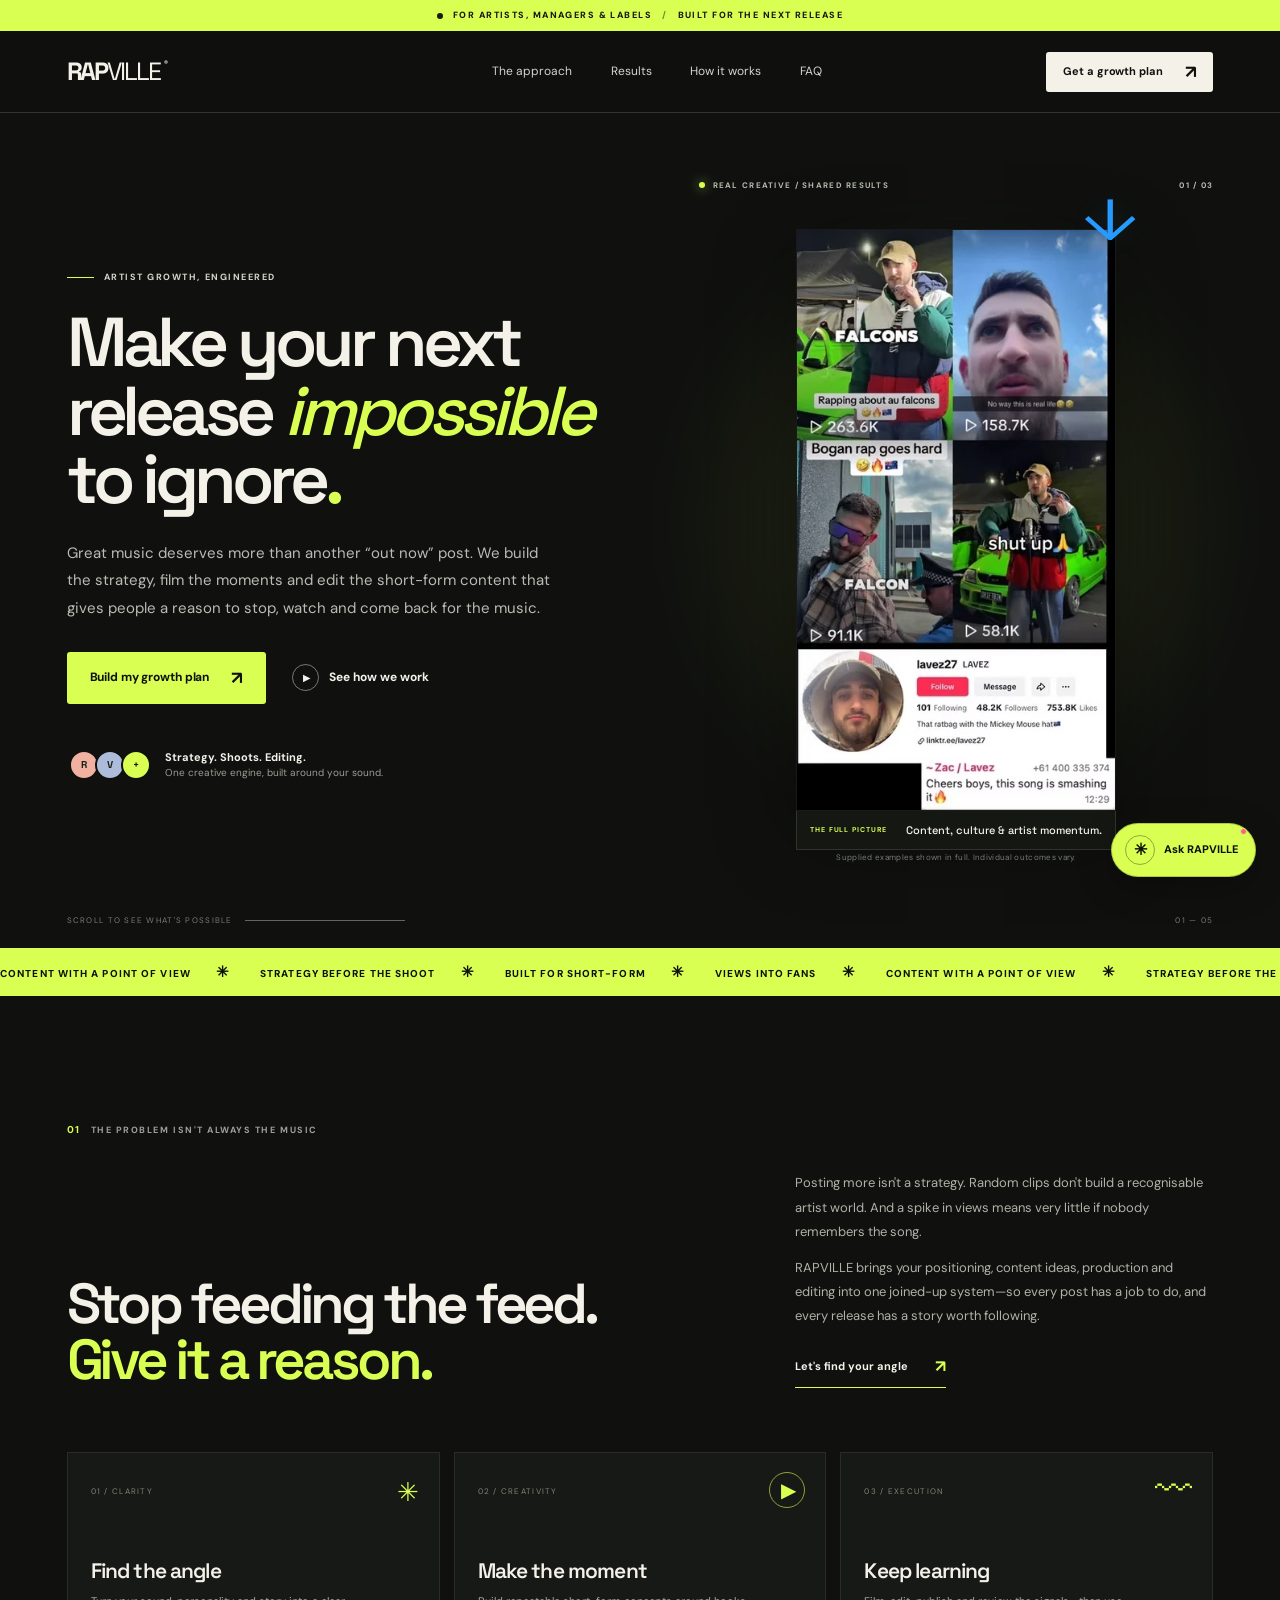
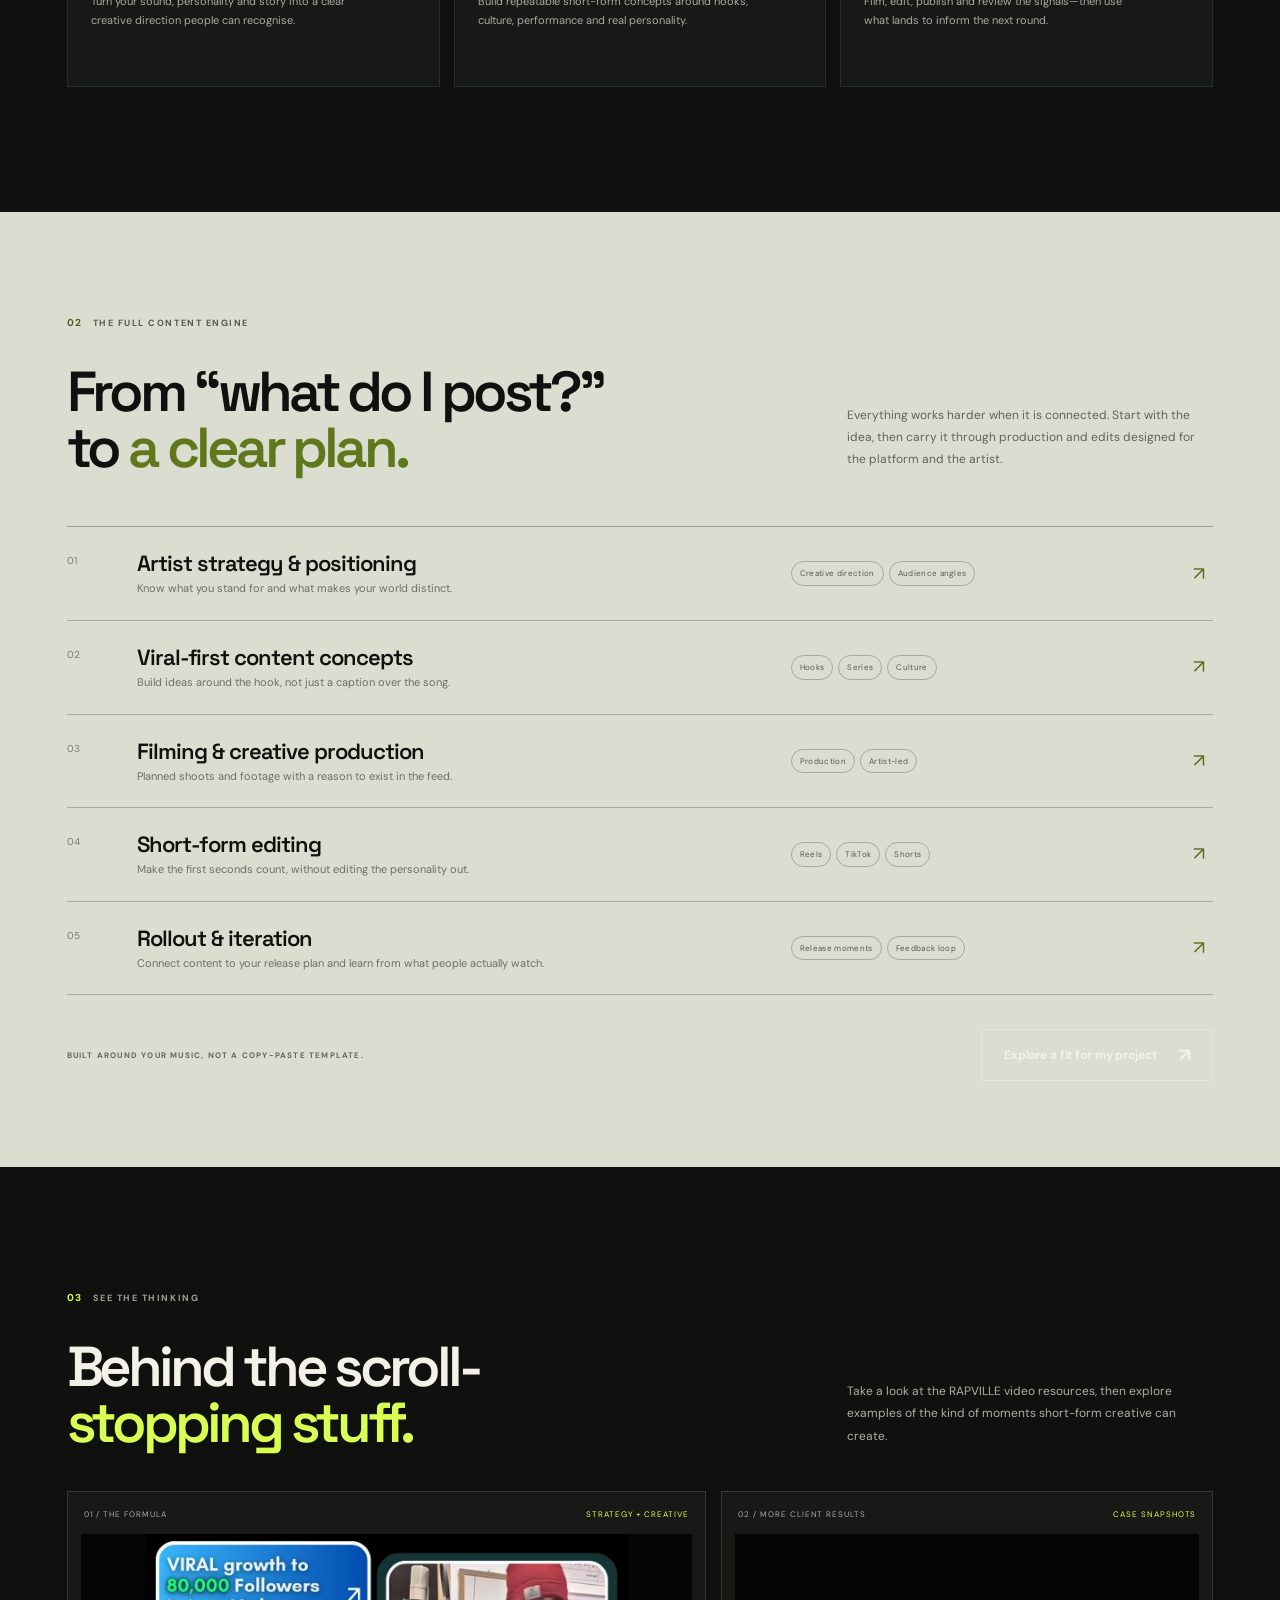
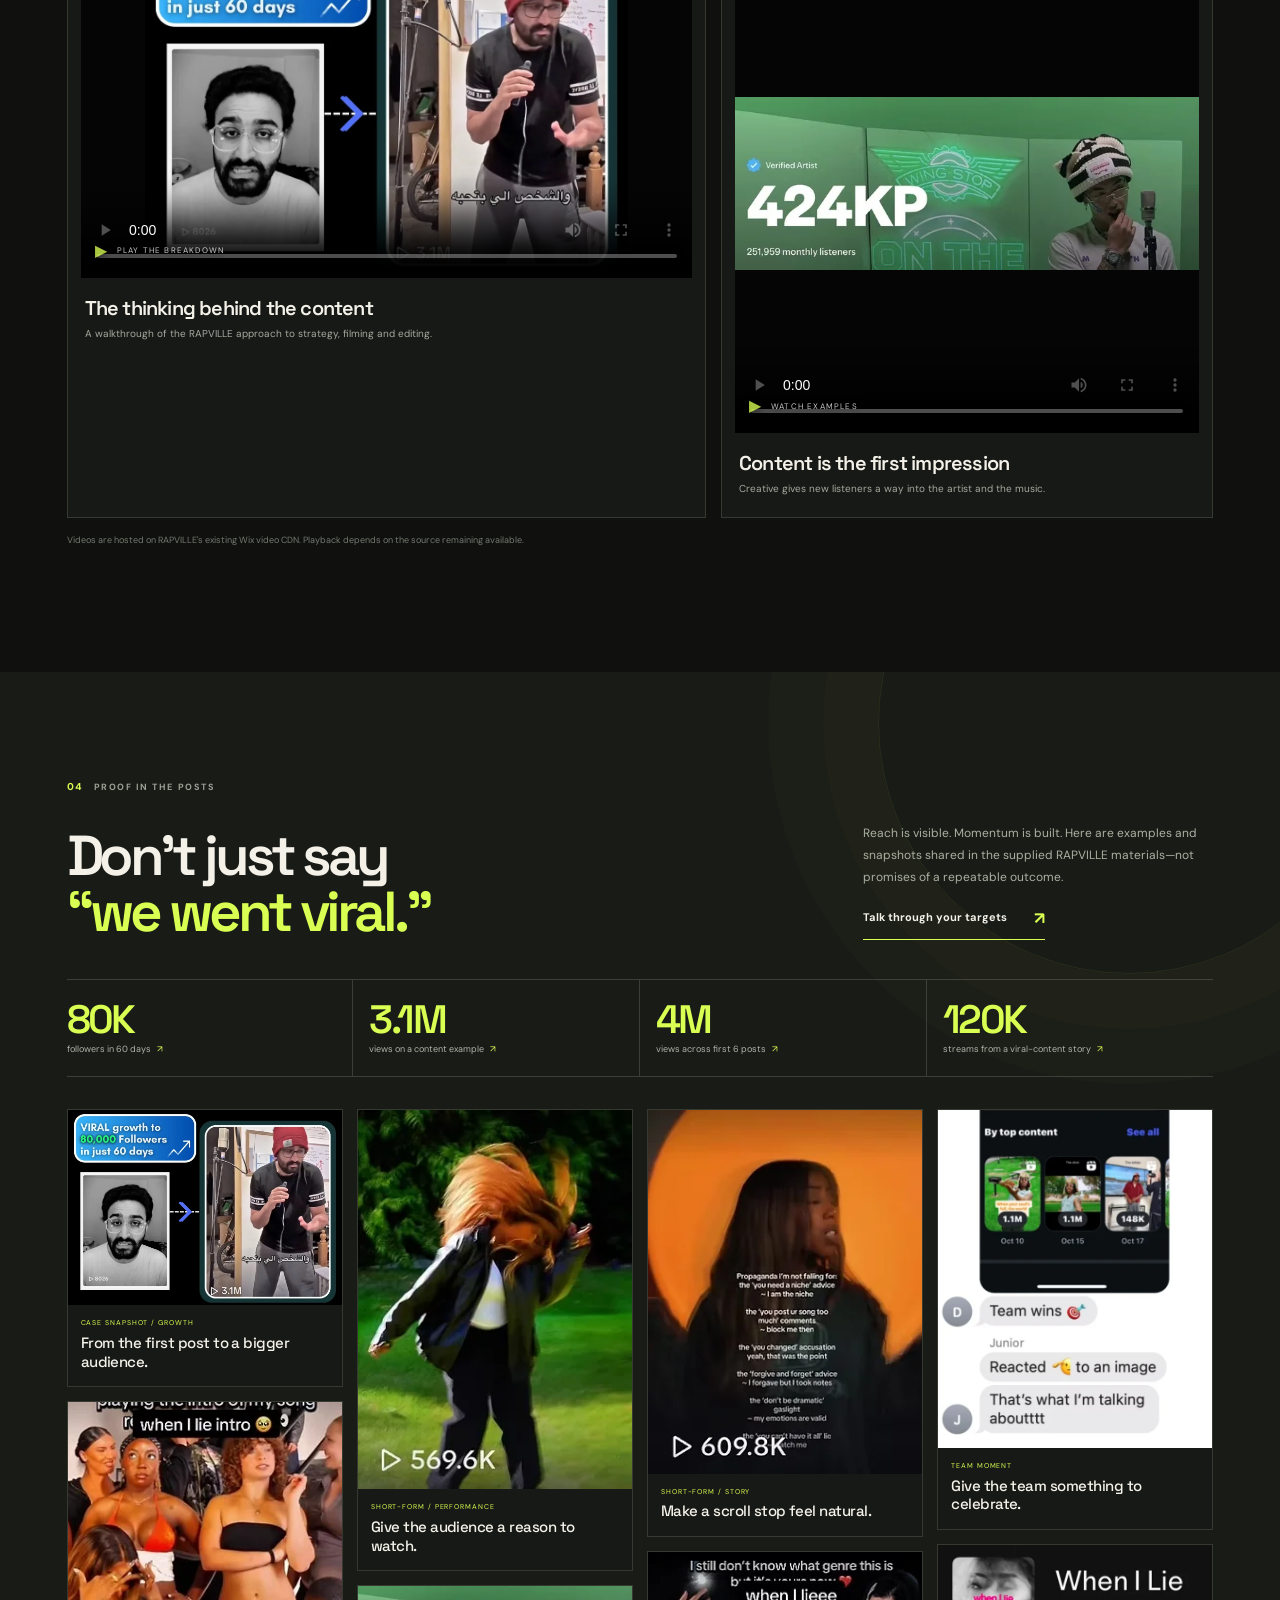
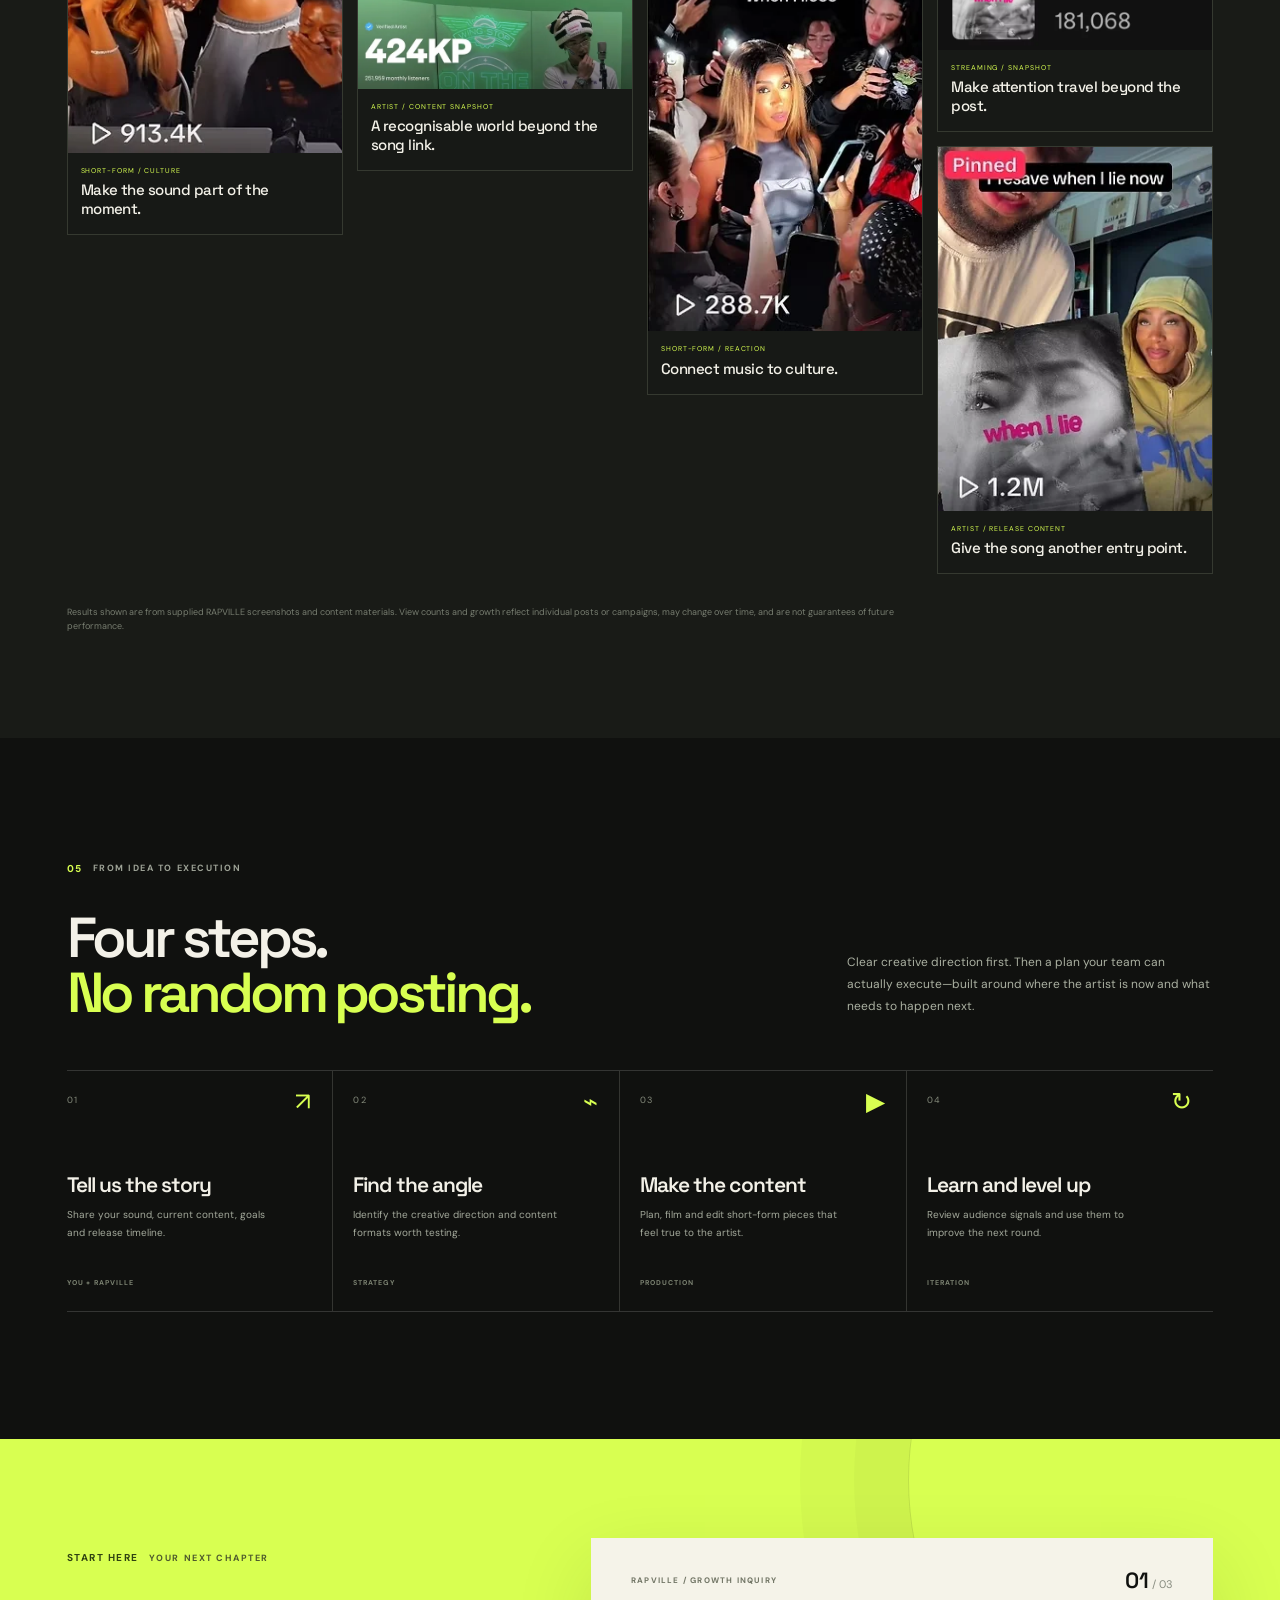
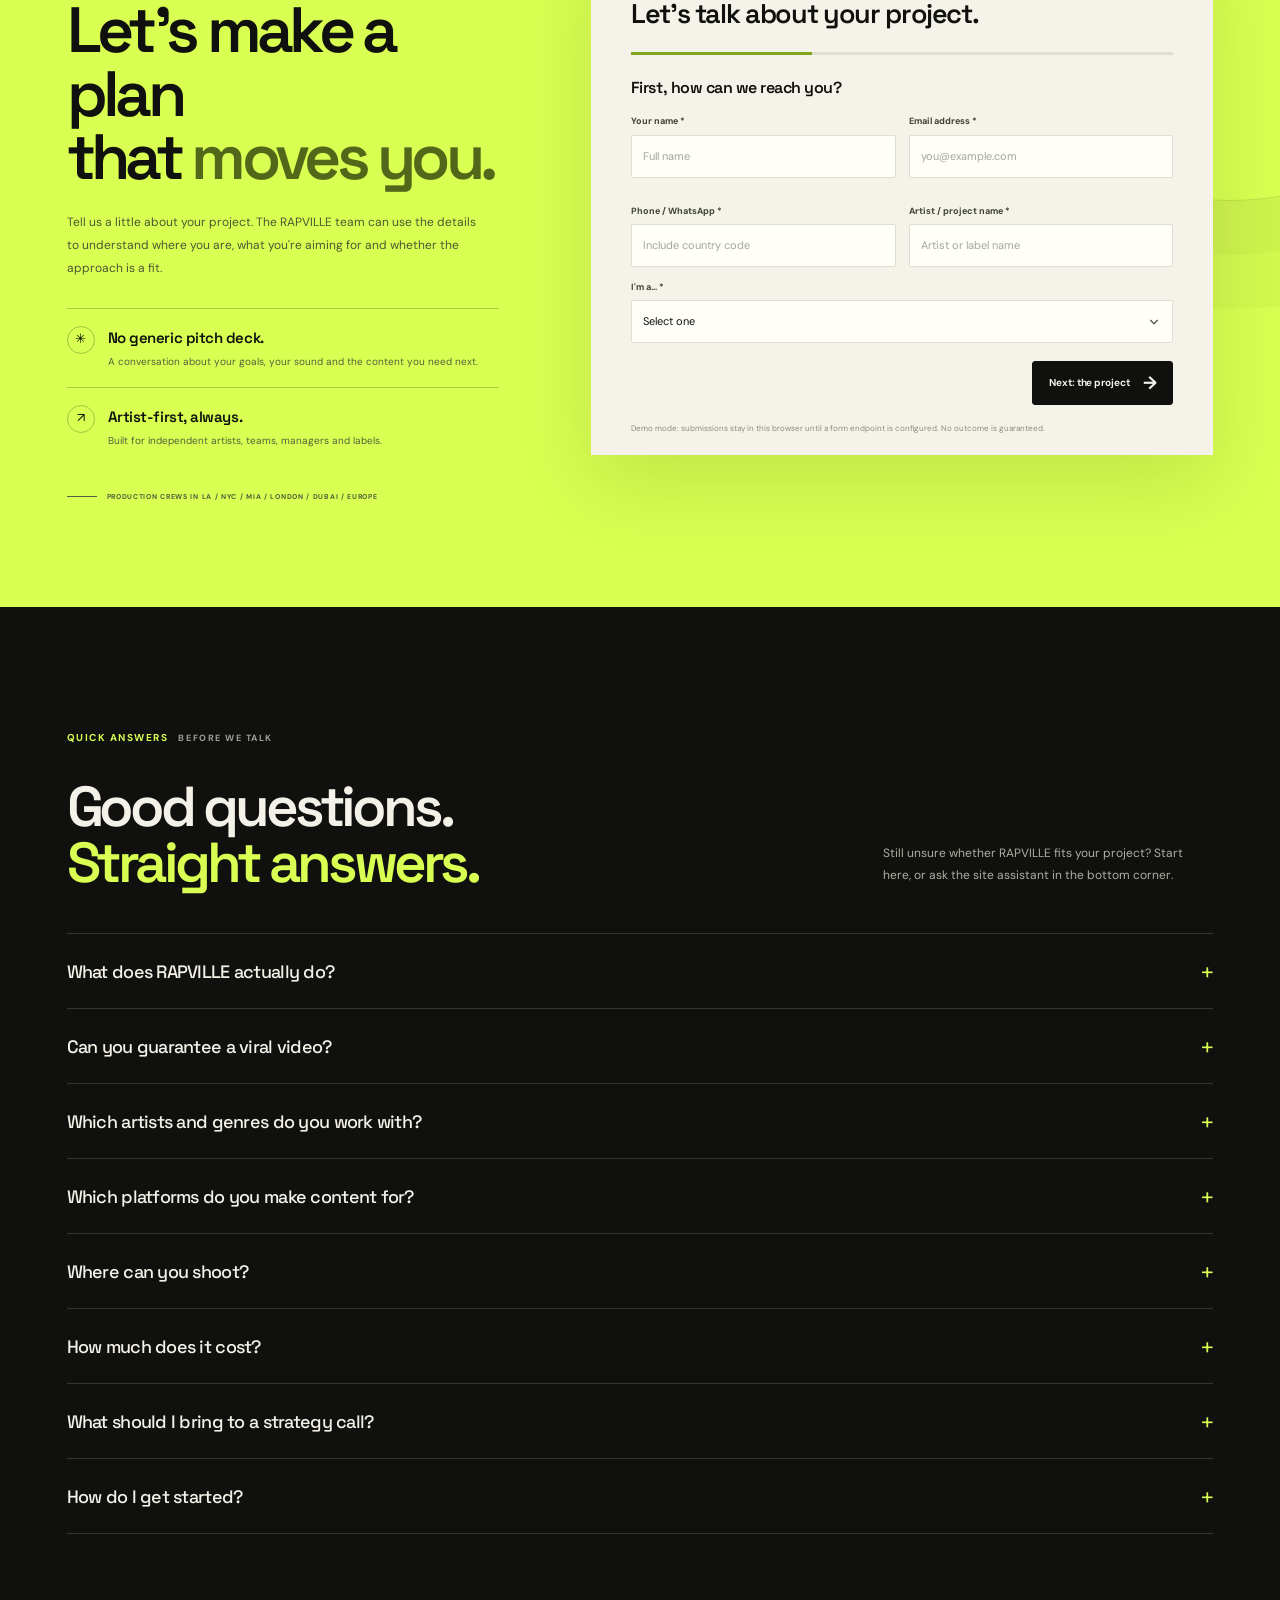
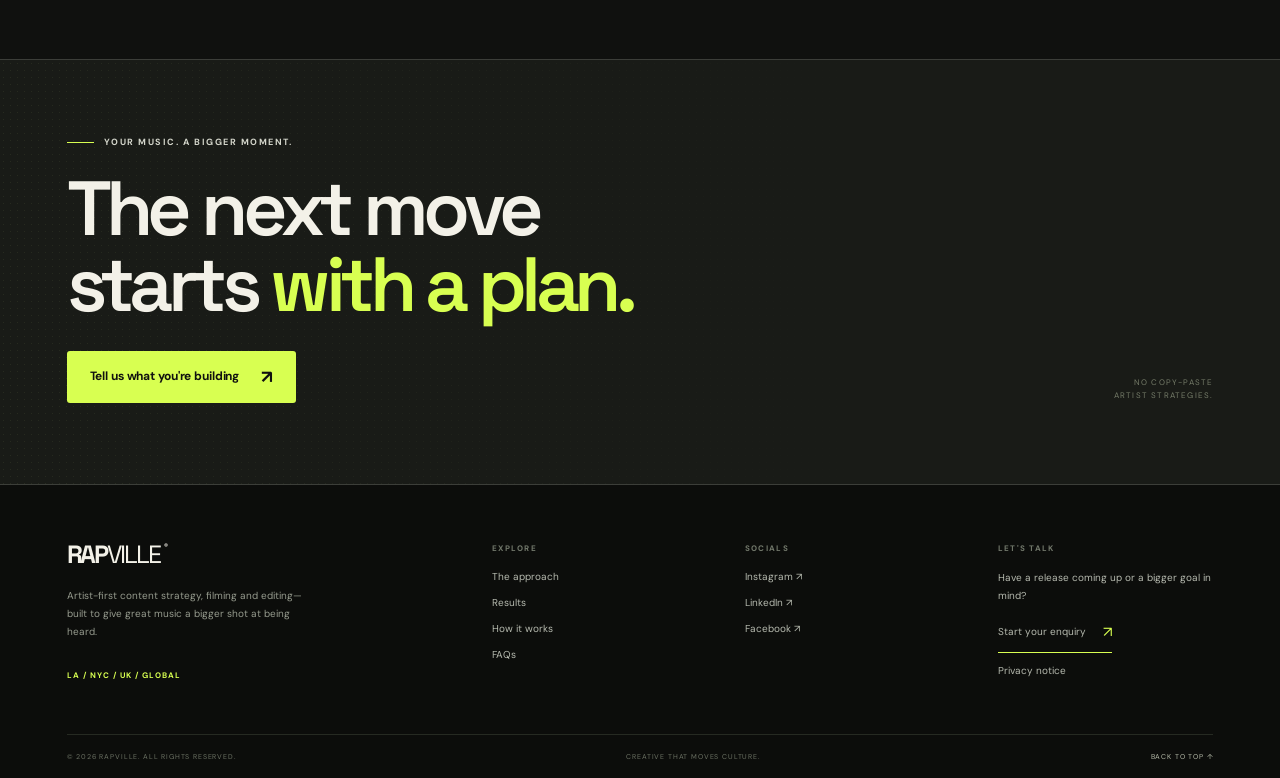
<file: index.html>
<!doctype html>
<html lang="en-GB">
<head>
  <meta charset="utf-8">
  <meta name="viewport" content="width=device-width, initial-scale=1, viewport-fit=cover">
  <meta name="theme-color" content="#10110f">
  <meta name="description" content="RAPVILLE helps artists and labels build a repeatable short-form content system with artist strategy, filming, editing and release-led creative built for attention.">
  <meta name="robots" content="index,follow,max-image-preview:large">
  <link rel="icon" href="assets/favicon.svg" type="image/svg+xml">
  <meta property="og:type" content="website">
  <meta property="og:site_name" content="RAPVILLE">
  <meta property="og:title" content="RAPVILLE — Make your next release impossible to ignore">
  <meta property="og:description" content="Artist strategy, filming and editing designed around content people want to watch and music they want to hear.">
  <meta property="og:url" content="https://www.rapville.uk/">
  <meta property="og:image" content="https://www.rapville.uk/assets/og-preview.jpg">
  <title>Viral Content Marketing for Musicians | RAPVILLE</title>
  <link rel="preconnect" href="https://fonts.googleapis.com">
  <link rel="preconnect" href="https://fonts.gstatic.com" crossorigin>
  <link href="https://fonts.googleapis.com/css2?family=DM+Sans:wght@400;500;600;700&family=Space+Grotesk:wght@400;500;600;700&display=swap" rel="stylesheet">
  <link rel="stylesheet" href="styles.css">
  <script type="application/ld+json">
  {
    "@context": "https://schema.org",
    "@type": "ProfessionalService",
    "name": "RAPVILLE",
    "url": "https://www.rapville.uk/going-viral",
    "description": "Viral content marketing and artist growth services for musicians and record labels, including content strategy, filming and short-form video editing.",
    "sameAs": [
      "https://www.linkedin.com/company/rapville-uk/",
      "https://www.instagram.com/rapvilleuk/",
      "https://www.facebook.com/people/Rapvilleuk/61572956439031/"
    ],
    "areaServed": ["United Kingdom", "United States", "Europe", "United Arab Emirates"],
    "serviceType": ["Artist content strategy", "Short-form video production", "Social media content editing", "Music marketing"]
  }
  </script>
</head>
<body>
  <a class="skip-link" href="#main">Skip to content</a>
  <div class="topline"><span class="topline-dot"></span> FOR ARTISTS, MANAGERS &amp; LABELS <span class="topline-divider">/</span> BUILT FOR THE NEXT RELEASE</div>
  <header class="site-header" id="top">
    <a class="wordmark" href="#top" aria-label="RAPVILLE home">RAP<span>VILLE</span><i>®</i></a>
    <nav class="desktop-nav" aria-label="Main navigation">
      <a href="#approach">The approach</a>
      <a href="#results">Results</a>
      <a href="#process">How it works</a>
      <a href="#faq">FAQ</a>
    </nav>
    <a class="button button-small button-light header-cta" href="#apply">Get a growth plan <span aria-hidden="true">↗</span></a>
    <button class="menu-toggle" aria-label="Open navigation" aria-expanded="false" aria-controls="mobile-nav"><span></span><span></span></button>
  </header>
  <nav class="mobile-nav" id="mobile-nav" aria-label="Mobile navigation" hidden>
    <a href="#approach">The approach</a><a href="#results">Results</a><a href="#process">How it works</a><a href="#faq">FAQ</a><a href="#apply">Get a growth plan ↗</a>
  </nav>

  <main id="main">
    <section class="hero section-wrap">
      <div class="hero-copy">
        <p class="eyebrow"><span class="eyebrow-line"></span> ARTIST GROWTH, ENGINEERED</p>
        <h1>Make your next release <span class="headline-mark">impossible</span> to ignore<span class="lime-period">.</span></h1>
        <p class="hero-intro">Great music deserves more than another “out now” post. We build the strategy, film the moments and edit the short-form content that gives people a reason to stop, watch and come back for the music.</p>
        <div class="hero-actions">
          <a class="button button-lime" href="#apply">Build my growth plan <span aria-hidden="true">↗</span></a>
          <a class="text-link" href="#showreel"><span class="play-icon" aria-hidden="true">▶</span> See how we work</a>
        </div>
        <div class="hero-trust-row">
          <div class="avatars" aria-hidden="true"><span>R</span><span>V</span><span>+</span></div>
          <p><strong>Strategy. Shoots. Editing.</strong><br><span>One creative engine, built around your sound.</span></p>
        </div>
      </div>
      <div class="hero-visual" aria-label="RAPVILLE supplied creative examples and artist growth case collage">
        <div class="visual-glow"></div>
        <div class="visual-label"><span class="live-dot"></span> REAL CREATIVE / SHARED RESULTS <span>01 / 03</span></div>
        <div class="reference-proof-board">
          <div class="proof-down-arrow" aria-hidden="true">↓</div>
          <div class="proof-image-frame">
            <img src="assets/r1.webp" alt="Original RAPVILLE supplied collage: four short-form videos with visible view counts and an artist profile screenshot" fetchpriority="high">
          </div>
          <div class="proof-board-caption"><span>THE FULL PICTURE</span><b>Content, culture &amp; artist momentum.</b></div>
        </div>
        <p class="visual-footnote">Supplied examples shown in full. Individual outcomes vary.</p>
      </div>
      <div class="hero-bottom-note"><span>SCROLL TO SEE WHAT'S POSSIBLE</span><span class="scroll-line"></span><span>01 — 05</span></div>
    </section>

    <section class="proof-strip" aria-label="RAPVILLE approach highlights">
      <div class="proof-track" aria-hidden="true">
        <span>CONTENT WITH A POINT OF VIEW <b>✳</b></span><span>STRATEGY BEFORE THE SHOOT <b>✳</b></span><span>BUILT FOR SHORT-FORM <b>✳</b></span><span>VIEWS INTO FANS <b>✳</b></span><span>CONTENT WITH A POINT OF VIEW <b>✳</b></span><span>STRATEGY BEFORE THE SHOOT <b>✳</b></span><span>BUILT FOR SHORT-FORM <b>✳</b></span><span>VIEWS INTO FANS <b>✳</b></span>
      </div>
    </section>

    <section class="section-wrap intro-section" id="approach">
      <div class="section-kicker"><span>01</span> THE PROBLEM ISN'T ALWAYS THE MUSIC</div>
      <div class="intro-grid">
        <h2>Stop feeding the feed.<br><span>Give it a reason.</span></h2>
        <div class="intro-body"><p>Posting more isn't a strategy. Random clips don't build a recognisable artist world. And a spike in views means very little if nobody remembers the song.</p><p>RAPVILLE brings your positioning, content ideas, production and editing into one joined-up system—so every post has a job to do, and every release has a story worth following.</p><a href="#apply" class="arrow-link">Let's find your angle <span aria-hidden="true">↗</span></a></div>
      </div>
      <div class="principle-grid">
        <article class="principle-card"><span class="principle-number">01 / CLARITY</span><div class="principle-icon icon-cross" aria-hidden="true">✳</div><h3>Find the angle</h3><p>Turn your sound, personality and story into a clear creative direction people can recognise.</p></article>
        <article class="principle-card"><span class="principle-number">02 / CREATIVITY</span><div class="principle-icon icon-play" aria-hidden="true">▶</div><h3>Make the moment</h3><p>Build repeatable short-form concepts around hooks, culture, performance and real personality.</p></article>
        <article class="principle-card"><span class="principle-number">03 / EXECUTION</span><div class="principle-icon icon-wave" aria-hidden="true">〰</div><h3>Keep learning</h3><p>Film, edit, publish and review the signals—then use what lands to inform the next round.</p></article>
      </div>
    </section>

    <section class="services-section">
      <div class="section-wrap services-inner">
        <div class="services-heading"><div><div class="section-kicker"><span>02</span> THE FULL CONTENT ENGINE</div><h2>From “what do I post?”<br>to <span>a clear plan.</span></h2></div><p>Everything works harder when it is connected. Start with the idea, then carry it through production and edits designed for the platform and the artist.</p></div>
        <div class="service-list">
          <article class="service-row"><div class="service-num">01</div><div class="service-name"><h3>Artist strategy &amp; positioning</h3><p>Know what you stand for and what makes your world distinct.</p></div><div class="service-tags"><span>Creative direction</span><span>Audience angles</span></div><span class="service-arrow" aria-hidden="true">↗</span></article>
          <article class="service-row"><div class="service-num">02</div><div class="service-name"><h3>Viral-first content concepts</h3><p>Build ideas around the hook, not just a caption over the song.</p></div><div class="service-tags"><span>Hooks</span><span>Series</span><span>Culture</span></div><span class="service-arrow" aria-hidden="true">↗</span></article>
          <article class="service-row"><div class="service-num">03</div><div class="service-name"><h3>Filming &amp; creative production</h3><p>Planned shoots and footage with a reason to exist in the feed.</p></div><div class="service-tags"><span>Production</span><span>Artist-led</span></div><span class="service-arrow" aria-hidden="true">↗</span></article>
          <article class="service-row"><div class="service-num">04</div><div class="service-name"><h3>Short-form editing</h3><p>Make the first seconds count, without editing the personality out.</p></div><div class="service-tags"><span>Reels</span><span>TikTok</span><span>Shorts</span></div><span class="service-arrow" aria-hidden="true">↗</span></article>
          <article class="service-row"><div class="service-num">05</div><div class="service-name"><h3>Rollout &amp; iteration</h3><p>Connect content to your release plan and learn from what people actually watch.</p></div><div class="service-tags"><span>Release moments</span><span>Feedback loop</span></div><span class="service-arrow" aria-hidden="true">↗</span></article>
        </div>
        <div class="services-bottom"><span>BUILT AROUND YOUR MUSIC, NOT A COPY-PASTE TEMPLATE.</span><a class="button button-outline" href="#apply">Explore a fit for my project <span aria-hidden="true">↗</span></a></div>
      </div>
    </section>

    <section class="showreel-section section-wrap" id="showreel">
      <div class="showreel-header"><div><div class="section-kicker"><span>03</span> SEE THE THINKING</div><h2>Behind the scroll-<br><span>stopping stuff.</span></h2></div><p>Take a look at the RAPVILLE video resources, then explore examples of the kind of moments short-form creative can create.</p></div>
      <div class="video-grid">
        <article class="video-card video-card-large"><div class="video-topline"><span>01 / THE FORMULA</span><span>STRATEGY + CREATIVE</span></div><div class="video-frame"><video controls playsinline preload="metadata" poster="assets/r11.webp" aria-label="RAPVILLE training video about the viral content formula"><source src="https://video.wixstatic.com/video/d027ac_c1efb4b0639b401eaa51a7d69086b491/1080p/mp4/file.mp4" type="video/mp4">Your browser does not support embedded video.</video><div class="video-play-hint" aria-hidden="true">▶ <span>PLAY THE BREAKDOWN</span></div></div><div class="video-card-copy"><h3>The thinking behind the content</h3><p>A walkthrough of the RAPVILLE approach to strategy, filming and editing.</p></div></article>
        <article class="video-card"><div class="video-topline"><span>02 / MORE CLIENT RESULTS</span><span>CASE SNAPSHOTS</span></div><div class="video-frame video-frame-second"><video controls playsinline preload="metadata" poster="assets/r4.webp" aria-label="RAPVILLE client-results video"><source src="https://video.wixstatic.com/video/d027ac_766bd570bd3c4c8b8864dc3906be8d89/1080p/mp4/file.mp4" type="video/mp4">Your browser does not support embedded video.</video><div class="video-play-hint" aria-hidden="true">▶ <span>WATCH EXAMPLES</span></div></div><div class="video-card-copy"><h3>Content is the first impression</h3><p>Creative gives new listeners a way into the artist and the music.</p></div></article>
      </div>
      <p class="video-disclaimer">Videos are hosted on RAPVILLE's existing Wix video CDN. Playback depends on the source remaining available.</p>
    </section>

    <section class="results-section" id="results">
      <div class="section-wrap results-inner">
        <div class="results-heading"><div><div class="section-kicker"><span>04</span> PROOF IN THE POSTS</div><h2>Don't just say<br><span>“we went viral.”</span></h2></div><div class="results-heading-side"><p>Reach is visible. Momentum is built. Here are examples and snapshots shared in the supplied RAPVILLE materials—not promises of a repeatable outcome.</p><a href="#apply" class="arrow-link">Talk through your targets <span aria-hidden="true">↗</span></a></div></div>
        <div class="results-metrics">
          <div><strong>80K</strong><span>followers in 60 days <i>↗</i></span></div>
          <div><strong>3.1M</strong><span>views on a content example <i>↗</i></span></div>
          <div><strong>4M</strong><span>views across first 6 posts <i>↗</i></span></div>
          <div><strong>120K</strong><span>streams from a viral-content story <i>↗</i></span></div>
        </div>
        <div class="results-gallery">
          <figure class="result-tile result-feature"><img src="assets/r11.webp" alt="Supplied RAPVILLE before-and-after case snapshot, showing an 80,000-follower growth headline and 3.1 million views" loading="lazy"><figcaption><span>CASE SNAPSHOT / GROWTH</span><b>From the first post to a bigger audience.</b></figcaption></figure>
          <figure class="result-tile result-portrait"><img src="assets/r7.webp" alt="Short-form music video screenshot with 913.4 thousand views" loading="lazy"><figcaption><span>SHORT-FORM / CULTURE</span><b>Make the sound part of the moment.</b></figcaption></figure>
          <figure class="result-tile result-portrait"><img src="assets/r9.webp" alt="Short-form video screenshot with 569.6 thousand views" loading="lazy"><figcaption><span>SHORT-FORM / PERFORMANCE</span><b>Give the audience a reason to watch.</b></figcaption></figure>
          <figure class="result-tile result-wide"><img src="assets/r4.webp" alt="424KP artist profile and performance content screenshot" loading="lazy"><figcaption><span>ARTIST / CONTENT SNAPSHOT</span><b>A recognisable world beyond the song link.</b></figcaption></figure>
          <figure class="result-tile result-portrait"><img src="assets/r6.webp" alt="Short-form artist clip with a 609.8 thousand view count" loading="lazy"><figcaption><span>SHORT-FORM / STORY</span><b>Make a scroll stop feel natural.</b></figcaption></figure>
          <figure class="result-tile result-portrait"><img src="assets/r10.webp" alt="Music culture content screenshot with 288.7 thousand views" loading="lazy"><figcaption><span>SHORT-FORM / REACTION</span><b>Connect music to culture.</b></figcaption></figure>
          <figure class="result-tile result-wide result-comments"><img src="assets/r2.webp" alt="Team conversation celebrating an artist content post performance" loading="lazy"><figcaption><span>TEAM MOMENT</span><b>Give the team something to celebrate.</b></figcaption></figure>
          <figure class="result-tile result-portrait"><img src="assets/r5.webp" alt="Music streaming snapshot for the track When I Lie, showing 181,068 streams" loading="lazy"><figcaption><span>STREAMING / SNAPSHOT</span><b>Make attention travel beyond the post.</b></figcaption></figure>
          <figure class="result-tile result-portrait"><img src="assets/r8.webp" alt="Pinned short-form post connecting music with an artist moment" loading="lazy"><figcaption><span>ARTIST / RELEASE CONTENT</span><b>Give the song another entry point.</b></figcaption></figure>
        </div>
        <p class="fine-print">Results shown are from supplied RAPVILLE screenshots and content materials. View counts and growth reflect individual posts or campaigns, may change over time, and are not guarantees of future performance.</p>
      </div>
    </section>

    <section class="process-section section-wrap" id="process">
      <div class="process-top"><div><div class="section-kicker"><span>05</span> FROM IDEA TO EXECUTION</div><h2>Four steps.<br><span>No random posting.</span></h2></div><p>Clear creative direction first. Then a plan your team can actually execute—built around where the artist is now and what needs to happen next.</p></div>
      <div class="process-steps">
        <article class="process-step"><span class="step-number">01</span><span class="step-symbol">↗</span><h3>Tell us the story</h3><p>Share your sound, current content, goals and release timeline.</p><span class="step-meta">YOU + RAPVILLE</span></article>
        <article class="process-step"><span class="step-number">02</span><span class="step-symbol">⌁</span><h3>Find the angle</h3><p>Identify the creative direction and content formats worth testing.</p><span class="step-meta">STRATEGY</span></article>
        <article class="process-step"><span class="step-number">03</span><span class="step-symbol">▶</span><h3>Make the content</h3><p>Plan, film and edit short-form pieces that feel true to the artist.</p><span class="step-meta">PRODUCTION</span></article>
        <article class="process-step"><span class="step-number">04</span><span class="step-symbol">↻</span><h3>Learn and level up</h3><p>Review audience signals and use them to improve the next round.</p><span class="step-meta">ITERATION</span></article>
      </div>
    </section>

    <section class="apply-section" id="apply">
      <div class="apply-wrap section-wrap">
        <div class="apply-copy"><div class="section-kicker"><span>START HERE</span> YOUR NEXT CHAPTER</div><h2>Let's make a plan<br>that <span>moves you.</span></h2><p>Tell us a little about your project. The RAPVILLE team can use the details to understand where you are, what you're aiming for and whether the approach is a fit.</p>
          <div class="apply-promise"><span class="promise-icon">✳</span><div><b>No generic pitch deck.</b><p>A conversation about your goals, your sound and the content you need next.</p></div></div>
          <div class="apply-promise"><span class="promise-icon">↗</span><div><b>Artist-first, always.</b><p>Built for independent artists, teams, managers and labels.</p></div></div>
          <div class="apply-social-proof"><span class="apply-social-line"></span><span>PRODUCTION CREWS IN LA / NYC / MIA / LONDON / DUBAI / EUROPE</span></div>
        </div>
        <div class="form-panel">
          <div class="form-panel-top"><div><span class="form-eyebrow">RAPVILLE / GROWTH INQUIRY</span><h3>Let's talk about your project.</h3></div><div class="form-step-count"><strong id="step-current">01</strong><span> / 03</span></div></div>
          <div class="progress-track" aria-hidden="true"><span id="progress-bar"></span></div>
          <form id="lead-form" novalidate>
            <div class="form-step is-active" data-form-step="0">
              <p class="step-heading">First, how can we reach you?</p>
              <div class="field-grid"><label class="field"><span>Your name *</span><input type="text" name="name" autocomplete="name" placeholder="Full name" required minlength="2"></label><label class="field"><span>Email address *</span><input type="email" name="email" autocomplete="email" placeholder="you@example.com" required></label><label class="field"><span>Phone / WhatsApp *</span><input type="tel" name="phone" autocomplete="tel" placeholder="Include country code" required minlength="7"></label><label class="field"><span>Artist / project name *</span><input type="text" name="artistName" placeholder="Artist or label name" required minlength="2"></label></div>
              <label class="field"><span>I'm a… *</span><select name="role" required><option value="" disabled selected>Select one</option><option>Artist</option><option>Artist manager</option><option>Record label / A&amp;R</option><option>Creative team</option><option>Other</option></select></label>
              <div class="form-actions form-actions-end"><button type="button" class="button button-dark form-next">Next: the project <span aria-hidden="true">→</span></button></div>
            </div>
            <div class="form-step" data-form-step="1" hidden>
              <p class="step-heading">What's the main thing you want to change?</p>
              <fieldset class="field"><legend>Primary goal *</legend><div class="choice-grid"><label class="choice-card"><input type="radio" name="goal" value="Grow reach and views" required><span>Grow reach &amp; views</span></label><label class="choice-card"><input type="radio" name="goal" value="Turn views into fans"><span>Turn views into fans</span></label><label class="choice-card"><input type="radio" name="goal" value="Build an artist identity"><span>Build my artist identity</span></label><label class="choice-card"><input type="radio" name="goal" value="Plan a release rollout"><span>Plan a release rollout</span></label><label class="choice-card"><input type="radio" name="goal" value="Consistent content production"><span>Consistent content</span></label><label class="choice-card"><input type="radio" name="goal" value="Something else"><span>Something else</span></label></div></fieldset>
              <div class="field-grid"><label class="field"><span>Genre / sound</span><input type="text" name="genre" placeholder="e.g. rap, R&amp;B, electronic"></label><label class="field"><span>Primary platform</span><select name="platform"><option value="Not sure yet">Not sure yet</option><option>Instagram Reels</option><option>TikTok</option><option>YouTube Shorts</option><option>Multiple platforms</option></select></label></div>
              <div class="form-actions"><button type="button" class="button button-back form-back">← Back</button><button type="button" class="button button-dark form-next">Next: timing &amp; details <span aria-hidden="true">→</span></button></div>
            </div>
            <div class="form-step" data-form-step="2" hidden>
              <p class="step-heading">A little context helps us prepare.</p>
              <div class="field-grid"><label class="field"><span>Release timeline</span><select name="timeline"><option>Just exploring</option><option>Releasing in the next 30 days</option><option>Releasing in 1–3 months</option><option>Release is already out</option><option>Ongoing artist growth</option></select></label><label class="field"><span>Monthly working budget</span><select name="budget"><option value="Not sure yet">Not sure yet</option><option>Under £1,000</option><option>£1,000–£3,000</option><option>£3,000–£5,000</option><option>£5,000+</option></select></label></div>
              <label class="field"><span>Social profile or music link</span><input type="url" name="socialLink" placeholder="https://… (optional)"></label>
              <label class="field"><span>What should we know? (optional)</span><textarea name="message" rows="3" placeholder="Your current situation, goals, or what you've tried so far…"></textarea></label>
              <label class="consent-row"><input type="checkbox" name="consent" required><span>I agree RAPVILLE may contact me about this enquiry. I have read the <a href="privacy.html" target="_blank" rel="noopener">Privacy Notice</a>. *</span></label>
              <label class="honeypot" aria-hidden="true">Leave this field empty<input type="text" name="website" tabindex="-1" autocomplete="off"></label>
              <div class="form-actions"><button type="button" class="button button-back form-back">← Back</button><button type="submit" class="button button-dark" id="submit-lead">Request a strategy call <span aria-hidden="true">↗</span></button></div>
            </div>
            <div class="form-status" id="form-status" role="status" aria-live="polite"></div>
          </form>
          <div class="form-success" id="form-success" hidden><div class="success-burst">✓</div><span class="form-eyebrow" id="success-eyebrow">DEMO MODE</span><h3 id="success-title">That’s the first step.</h3><p id="form-success-copy">This is a GitHub Pages demo. Your enquiry has not been sent to RAPVILLE. Configure a form endpoint in config.js to deliver real leads.</p><a class="button button-dark" id="book-call-link" href="#" target="_blank" rel="noopener" hidden>Choose a time for your call ↗</a><button class="text-link dark-text" id="reset-form" type="button">Send another enquiry</button></div>
          <p class="form-smallprint">Demo mode: submissions stay in this browser until a form endpoint is configured. No outcome is guaranteed.</p>
        </div>
      </div>
    </section>

    <section class="faq-section section-wrap" id="faq">
      <div class="faq-heading"><div><div class="section-kicker"><span>QUICK ANSWERS</span> BEFORE WE TALK</div><h2>Good questions.<br><span>Straight answers.</span></h2></div><p>Still unsure whether RAPVILLE fits your project? Start here, or ask the site assistant in the bottom corner.</p></div>
      <div class="faq-list">
        <details class="faq-item"><summary><span>What does RAPVILLE actually do?</span><i aria-hidden="true">+</i></summary><div class="faq-answer"><p>RAPVILLE's offer centres on artist content strategy, filming and editing. The goal is to build a joined-up short-form content system around your music, rather than a batch of disconnected posts.</p></div></details>
        <details class="faq-item"><summary><span>Can you guarantee a viral video?</span><i aria-hidden="true">+</i></summary><div class="faq-answer"><p>No one can honestly guarantee virality. The work is to improve the creative inputs—positioning, hooks, concepts, execution and iteration—and learn from audience response. Case studies are examples of past outcomes, not a promise of yours.</p></div></details>
        <details class="faq-item"><summary><span>Which artists and genres do you work with?</span><i aria-hidden="true">+</i></summary><div class="faq-answer"><p>The inquiry is open to artists, artist managers, creative teams and labels. Share your genre and goals in the form so the team can assess whether the approach fits your project.</p></div></details>
        <details class="faq-item"><summary><span>Which platforms do you make content for?</span><i aria-hidden="true">+</i></summary><div class="faq-answer"><p>The content plan can consider Instagram Reels, TikTok and YouTube Shorts. The best mix depends on your audience, content style and campaign objective.</p></div></details>
        <details class="faq-item"><summary><span>Where can you shoot?</span><i aria-hidden="true">+</i></summary><div class="faq-answer"><p>RAPVILLE's current materials list production crews in Los Angeles, New York, Miami, London, Dubai and Europe. Share where you are based and what you need so availability can be confirmed for your project.</p></div></details>
        <details class="faq-item"><summary><span>How much does it cost?</span><i aria-hidden="true">+</i></summary><div class="faq-answer"><p>Pricing depends on the scope of strategy, production and editing needed. The form asks for an optional working budget to help start a realistic conversation; the site does not publish a fixed price list.</p></div></details>
        <details class="faq-item"><summary><span>What should I bring to a strategy call?</span><i aria-hidden="true">+</i></summary><div class="faq-answer"><p>Your artist or project link, a track or upcoming release date, examples of content you like, and one or two goals are enough to start. You do not need a polished campaign brief.</p></div></details>
        <details class="faq-item"><summary><span>How do I get started?</span><i aria-hidden="true">+</i></summary><div class="faq-answer"><p>Complete the growth inquiry above. The team can review your details and contact you about next steps. Once a scheduling link is configured, the confirmation screen can also send you directly to book a time.</p></div></details>
      </div>
    </section>

    <section class="last-cta">
      <div class="last-cta-noise" aria-hidden="true"></div><div class="section-wrap last-cta-inner"><p class="eyebrow"><span class="eyebrow-line"></span> YOUR MUSIC. A BIGGER MOMENT.</p><h2>The next move<br>starts <span>with a plan.</span></h2><a class="button button-lime" href="#apply">Tell us what you're building <span aria-hidden="true">↗</span></a><span class="cta-side-note">NO COPY-PASTE<br>ARTIST STRATEGIES.</span></div>
    </section>
  </main>

  <footer class="site-footer">
    <div class="section-wrap footer-main"><div class="footer-brand"><a class="wordmark" href="#top">RAP<span>VILLE</span><i>®</i></a><p>Artist-first content strategy, filming and editing—built to give great music a bigger shot at being heard.</p><span class="footer-location">LA / NYC / UK / GLOBAL</span></div><div class="footer-col"><span class="footer-label">EXPLORE</span><a href="#approach">The approach</a><a href="#results">Results</a><a href="#process">How it works</a><a href="#faq">FAQs</a></div><div class="footer-col"><span class="footer-label">SOCIALS</span><a href="https://www.instagram.com/rapvilleuk/" target="_blank" rel="noopener noreferrer">Instagram ↗</a><a href="https://www.linkedin.com/company/rapville-uk/" target="_blank" rel="noopener noreferrer">LinkedIn ↗</a><a href="https://www.facebook.com/people/Rapvilleuk/61572956439031/" target="_blank" rel="noopener noreferrer">Facebook ↗</a></div><div class="footer-col footer-contact"><span class="footer-label">LET'S TALK</span><p>Have a release coming up or a bigger goal in mind?</p><a class="footer-cta" href="#apply">Start your enquiry <span>↗</span></a><a href="privacy.html">Privacy notice</a></div></div>
    <div class="section-wrap footer-bottom"><span>© <span id="current-year">2026</span> RAPVILLE. ALL RIGHTS RESERVED.</span><span>CREATIVE THAT MOVES CULTURE.</span><a href="#top">BACK TO TOP ↑</a></div>
  </footer>

  <button class="chat-launcher" id="chat-launcher" aria-label="Open RAPVILLE assistant" aria-expanded="false" aria-controls="chat-panel"><span class="chat-launcher-icon" aria-hidden="true">✳</span><span class="chat-launcher-label">Ask RAPVILLE</span><span class="chat-launcher-ping" aria-hidden="true"></span></button>
  <section class="chat-panel" id="chat-panel" aria-label="RAPVILLE chat assistant" hidden>
    <header class="chat-header"><div class="chat-avatar">R<span>V</span></div><div class="chat-header-copy"><b>RAPVILLE assistant</b><span><i></i> Here to help you get started</span></div><button class="chat-close" id="chat-close" aria-label="Close chat">×</button></header>
    <div class="chat-body" id="chat-body" aria-live="polite"><div class="chat-date-divider">A QUICK INTRO</div></div>
    <form class="chat-input-row" id="chat-form"><label class="sr-only" for="chat-input">Type your message</label><input id="chat-input" type="text" placeholder="Type your answer…" autocomplete="off" maxlength="800" required><button type="submit" aria-label="Send message">↗</button></form>
    <p class="chat-privacy">Contact details are used to follow up on your enquiry. <a href="privacy.html" target="_blank" rel="noopener">Privacy</a></p>
  </section>
  <div class="toast" id="site-toast" role="status" aria-live="polite"></div>

  <script src="config.js"></script>
  <script src="app.js" defer></script>
</body>
</html>
</file>
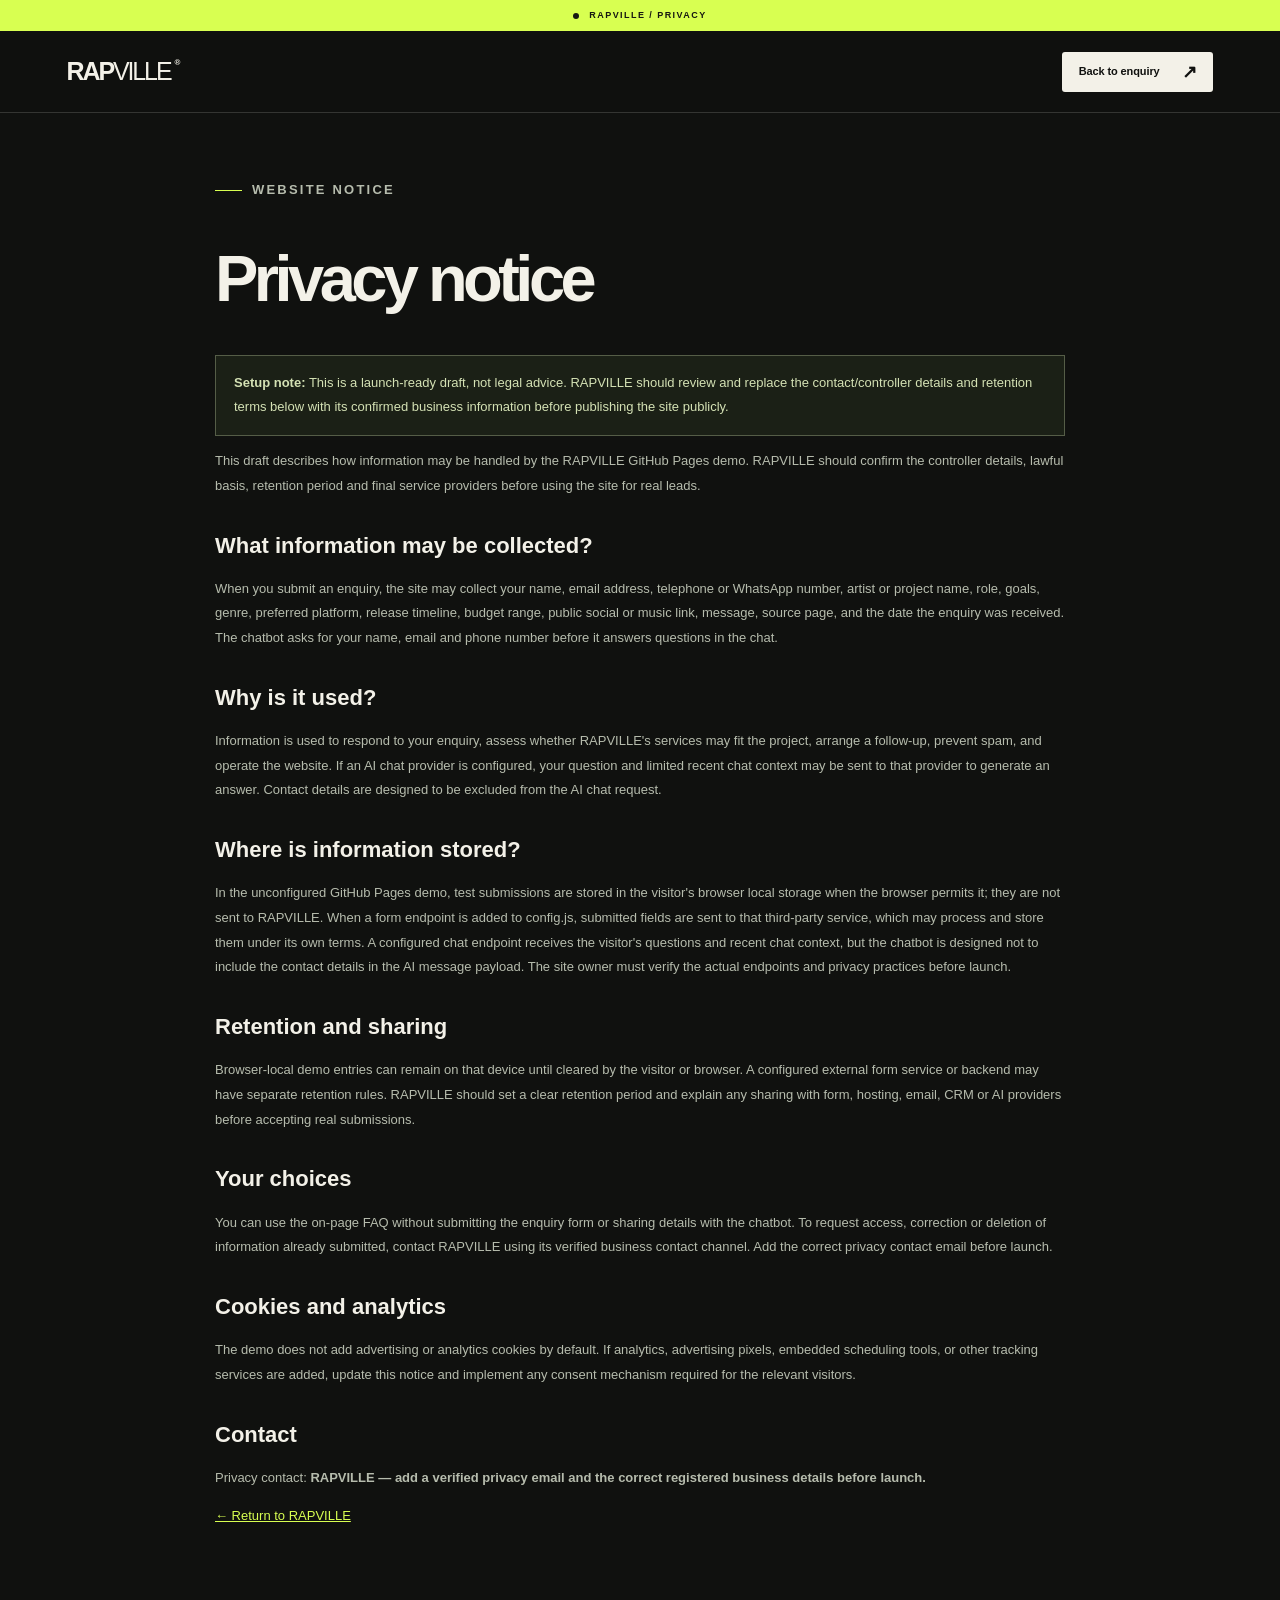
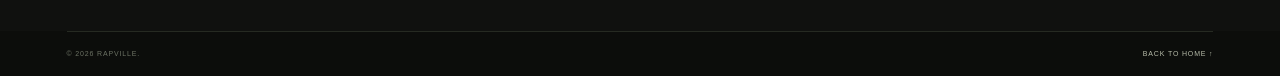
<file: privacy.html>
<!doctype html>
<html lang="en-GB">
<head>
  <meta charset="utf-8"><meta name="viewport" content="width=device-width, initial-scale=1">
  <meta name="robots" content="index,follow"><meta name="description" content="Draft privacy notice for RAPVILLE website enquiries and chat assistant.">
  <title>Privacy Notice | RAPVILLE</title><link rel="stylesheet" href="styles.css">
  <style>.privacy-page{max-width:850px;padding-top:65px;padding-bottom:90px}.privacy-page h1{font:600 clamp(40px,7vw,65px)/1 var(--font-display);letter-spacing:-.07em}.privacy-page h2{font:600 22px var(--font-display);margin-top:34px}.privacy-page p,.privacy-page li{font-size:13px;line-height:1.9;color:#b6bcad}.privacy-page a{color:var(--lime);text-decoration:underline}.privacy-warning{padding:15px 18px;border:1px solid #555d47;background:#1b2016;color:#d4e1b4!important}</style>
</head>
<body>
  <div class="topline"><span class="topline-dot"></span> RAPVILLE / PRIVACY</div>
  <header class="site-header"><a class="wordmark" href="index.html">RAP<span>VILLE</span><i>®</i></a><a class="button button-small button-light" href="index.html#apply">Back to enquiry <span aria-hidden="true">↗</span></a></header>
  <main class="section-wrap privacy-page">
    <p class="eyebrow"><span class="eyebrow-line"></span> WEBSITE NOTICE</p>
    <h1>Privacy notice</h1>
    <p class="privacy-warning"><strong>Setup note:</strong> This is a launch-ready draft, not legal advice. RAPVILLE should review and replace the contact/controller details and retention terms below with its confirmed business information before publishing the site publicly.</p>
    <p>This draft describes how information may be handled by the RAPVILLE GitHub Pages demo. RAPVILLE should confirm the controller details, lawful basis, retention period and final service providers before using the site for real leads.</p>
    <h2>What information may be collected?</h2>
    <p>When you submit an enquiry, the site may collect your name, email address, telephone or WhatsApp number, artist or project name, role, goals, genre, preferred platform, release timeline, budget range, public social or music link, message, source page, and the date the enquiry was received. The chatbot asks for your name, email and phone number before it answers questions in the chat.</p>
    <h2>Why is it used?</h2>
    <p>Information is used to respond to your enquiry, assess whether RAPVILLE's services may fit the project, arrange a follow-up, prevent spam, and operate the website. If an AI chat provider is configured, your question and limited recent chat context may be sent to that provider to generate an answer. Contact details are designed to be excluded from the AI chat request.</p>
    <h2>Where is information stored?</h2>
    <p>In the unconfigured GitHub Pages demo, test submissions are stored in the visitor's browser local storage when the browser permits it; they are not sent to RAPVILLE. When a form endpoint is added to config.js, submitted fields are sent to that third-party service, which may process and store them under its own terms. A configured chat endpoint receives the visitor's questions and recent chat context, but the chatbot is designed not to include the contact details in the AI message payload. The site owner must verify the actual endpoints and privacy practices before launch.</p>
    <h2>Retention and sharing</h2>
    <p>Browser-local demo entries can remain on that device until cleared by the visitor or browser. A configured external form service or backend may have separate retention rules. RAPVILLE should set a clear retention period and explain any sharing with form, hosting, email, CRM or AI providers before accepting real submissions.</p>
    <h2>Your choices</h2>
    <p>You can use the on-page FAQ without submitting the enquiry form or sharing details with the chatbot. To request access, correction or deletion of information already submitted, contact RAPVILLE using its verified business contact channel. Add the correct privacy contact email before launch.</p>
    <h2>Cookies and analytics</h2>
    <p>The demo does not add advertising or analytics cookies by default. If analytics, advertising pixels, embedded scheduling tools, or other tracking services are added, update this notice and implement any consent mechanism required for the relevant visitors.</p>
    <h2>Contact</h2>
    <p>Privacy contact: <strong>RAPVILLE — add a verified privacy email and the correct registered business details before launch.</strong></p>
    <p><a href="index.html">← Return to RAPVILLE</a></p>
  </main>
  <footer class="site-footer"><div class="section-wrap footer-bottom"><span>© <span id="current-year">2026</span> RAPVILLE.</span><a href="index.html">BACK TO HOME ↑</a></div></footer>
  <script>document.getElementById('current-year').textContent = String(new Date().getFullYear());</script>
</body></html>
</file>
<file: styles.css>
:root{--ink:#10110f;--ink-2:#171916;--panel:#1b1e19;--paper:#f3f1e8;--muted:#a9ada2;--lime:#d8ff51;--lime-deep:#b9e735;--line:rgba(243,241,232,.16);--pink:#ff5f8b;--font-body:'DM Sans',Arial,sans-serif;--font-display:'Space Grotesk','Arial Narrow',Arial,sans-serif;--max:1240px;--side:clamp(22px,5.2vw,84px)}
*{box-sizing:border-box}html{scroll-behavior:smooth;scroll-padding-top:88px}body{margin:0;background:var(--ink);color:var(--paper);font-family:var(--font-body);font-size:15px;line-height:1.6;overflow-x:hidden}img,video{display:block;max-width:100%}a{color:inherit;text-decoration:none}button,input,textarea,select{font:inherit}button,a,input,select,textarea{ -webkit-tap-highlight-color:transparent}button{cursor:pointer}::selection{background:var(--lime);color:var(--ink)}.section-wrap{width:min(var(--max),calc(100% - var(--side)*2));margin-inline:auto}.skip-link{position:absolute;top:-50px;left:18px;z-index:1000;padding:10px 14px;background:var(--lime);color:var(--ink)}.skip-link:focus{top:10px}.topline{height:31px;background:var(--lime);color:#161811;display:flex;align-items:center;justify-content:center;gap:10px;font-size:9px;letter-spacing:.16em;font-weight:800}.topline-dot,.live-dot{width:6px;height:6px;border-radius:100%;background:#161811;display:inline-block}.topline-divider{opacity:.5}.site-header{height:82px;border-bottom:1px solid var(--line);display:flex;align-items:center;justify-content:space-between;padding:0 var(--side);position:relative;z-index:20;background:rgba(16,17,15,.9);backdrop-filter:blur(16px)}.wordmark{font-family:var(--font-display);font-size:25px;letter-spacing:-.085em;line-height:1;font-weight:700;display:inline-flex;align-items:flex-start}.wordmark span{font-weight:400}.wordmark i{font-style:normal;letter-spacing:0;font-family:var(--font-body);font-size:8px;margin:0 0 0 4px}.desktop-nav{display:flex;align-items:center;gap:clamp(20px,3vw,44px);margin-left:100px}.desktop-nav a,.mobile-nav a{font-size:12px;color:#d3d4cc;transition:color .2s}.desktop-nav a:hover,.mobile-nav a:hover{color:var(--lime)}.button{display:inline-flex;justify-content:center;align-items:center;gap:22px;min-height:52px;padding:0 22px;border:1px solid transparent;border-radius:3px;font-weight:700;font-size:12px;letter-spacing:-.01em;transition:transform .2s,background .2s,color .2s,border-color .2s}.button:hover{transform:translateY(-2px)}.button span{font-size:18px;line-height:1}.button-small{min-height:40px;padding-inline:16px;font-size:11px}.button-light{background:var(--paper);color:var(--ink)}.button-light:hover{background:var(--lime)}.button-lime{background:var(--lime);color:var(--ink)}.button-lime:hover{background:#e5ff88}.button-dark{background:var(--ink);color:var(--paper);border-color:var(--ink)}.button-dark:hover{background:#2a2d26}.button-outline{background:transparent;border-color:rgba(243,241,232,.42);color:var(--paper)}.button-outline:hover{border-color:var(--lime);color:var(--lime)}.menu-toggle{display:none;position:relative;border:0;background:transparent;padding:8px;width:42px;height:42px}.menu-toggle span{display:block;background:var(--paper);height:2px;width:22px;margin:5px auto;transition:transform .2s}.menu-toggle[aria-expanded="true"] span:first-child{transform:translateY(3.5px) rotate(45deg)}.menu-toggle[aria-expanded="true"] span:last-child{transform:translateY(-3.5px) rotate(-45deg)}.mobile-nav{position:absolute;z-index:19;top:113px;left:0;right:0;padding:14px var(--side) 22px;background:#171916;border-bottom:1px solid var(--line);display:grid;gap:0}.mobile-nav[hidden]{display:none}.mobile-nav a{padding:13px 0;border-bottom:1px solid var(--line);font-size:14px}.mobile-nav a:last-child{color:var(--lime);border:0}
.hero{min-height:690px;display:grid;grid-template-columns:minmax(0,1.05fr) minmax(340px,.95fr);gap:5.5%;align-items:center;padding-top:66px;padding-bottom:77px;position:relative}.hero-copy{max-width:620px;z-index:2}.eyebrow,.section-kicker{display:flex;align-items:center;gap:10px;font-size:9px;font-weight:700;letter-spacing:.17em;color:#d4d6cb}.eyebrow{margin:0 0 24px}.eyebrow-line{width:27px;height:1px;background:var(--lime);display:inline-block}.hero h1,.intro-grid h2,.services-heading h2,.showreel-header h2,.results-heading h2,.process-top h2,.apply-copy h2,.faq-heading h2,.last-cta h2{font-family:var(--font-display);font-size:clamp(45px,5.4vw,78px);letter-spacing:-.073em;line-height:.99;font-weight:600;margin:0}.hero h1{max-width:700px}.headline-mark{color:var(--lime);font-style:italic;font-weight:500;white-space:nowrap}.lime-period{color:var(--lime)}.hero-intro{font-size:15px;line-height:1.85;color:#b9bcb2;max-width:490px;margin:26px 0 29px}.hero-actions{display:flex;align-items:center;gap:26px;flex-wrap:wrap}.text-link{display:inline-flex;align-items:center;gap:10px;font-weight:700;font-size:12px}.text-link:hover{color:var(--lime)}.play-icon{display:grid;place-items:center;width:27px;height:27px;border:1px solid rgba(243,241,232,.45);border-radius:50%;font-size:9px;padding-left:2px}.hero-trust-row{display:flex;align-items:center;gap:14px;margin-top:45px}.avatars{display:flex;padding-left:2px}.avatars span{width:30px;height:30px;border:2px solid var(--ink);border-radius:50%;display:grid;place-items:center;margin-left:-4px;background:#b5c1a0;color:#182016;font-family:var(--font-display);font-size:10px;font-weight:700}.avatars span:first-child{margin-left:0;background:#f1b1a0}.avatars span:nth-child(2){background:#adbcda}.avatars span:last-child{background:var(--lime)}.hero-trust-row p{margin:0;font-size:10px;line-height:1.5}.hero-trust-row p strong{font-size:11px;color:var(--paper)}.hero-trust-row p span{color:#999e91}.hero-visual{min-height:490px;position:relative;display:flex;align-items:center;justify-content:center;isolation:isolate}.visual-glow{position:absolute;width:85%;height:70%;border-radius:50%;background:rgba(216,255,81,.08);filter:blur(65px);z-index:-1}.visual-label{width:100%;position:absolute;top:0;left:0;display:flex;align-items:center;gap:8px;color:#b8bcaf;font-size:8px;letter-spacing:.16em;font-weight:700}.visual-label .live-dot{background:var(--lime);box-shadow:0 0 11px rgba(216,255,81,.7)}.visual-label span:last-child{margin-left:auto}.visual-collage{height:417px;width:100%;max-width:500px;position:relative}.visual-collage figure{position:absolute;margin:0;overflow:hidden;border:1px solid rgba(243,241,232,.35);background:#1d2119;box-shadow:0 20px 70px rgba(0,0,0,.3)}.collage-main{top:28px;left:21%;width:47%;height:370px;transform:rotate(3deg);z-index:2;border-radius:7px}.collage-main img{height:100%;width:100%;object-fit:cover;object-position:center}.collage-small{width:34%;height:210px;border-radius:6px}.collage-small img{height:100%;width:100%;object-fit:cover}.collage-top{left:0;top:96px;transform:rotate(-7deg);z-index:3}.collage-bottom{right:0;top:174px;transform:rotate(5deg);z-index:4}.collage-main:after,.collage-small:after{content:"";position:absolute;inset:35% 0 0;background:linear-gradient(transparent,rgba(0,0,0,.87));pointer-events:none}.collage-main figcaption,.collage-small figcaption{position:absolute;z-index:5;left:12px;right:12px;bottom:11px;display:grid;gap:2px}.collage-main figcaption span,.collage-small figcaption span{font-size:7px;letter-spacing:.14em;color:#d7d9ce}.collage-main figcaption b{font-family:var(--font-display);font-size:24px;line-height:1}.collage-main figcaption small,.collage-small figcaption small{font-family:var(--font-body);font-size:9px;font-weight:400}.collage-small figcaption b{font-family:var(--font-display);font-size:18px;line-height:1.15}.visual-stamp{position:absolute;right:0;top:12px;width:94px;height:94px;border:1px solid rgba(216,255,81,.65);border-radius:50%;background:var(--lime);color:var(--ink);display:flex;flex-direction:column;align-items:center;justify-content:center;transform:rotate(10deg);z-index:6}.visual-stamp>span:first-child{font:700 19px var(--font-display);letter-spacing:-.1em}.visual-stamp>span:nth-child(2){font-size:6px;line-height:1.2;letter-spacing:.14em;text-align:center;font-weight:800}.visual-stamp b{position:absolute;right:16px;bottom:12px;font-size:15px}.visual-footnote{position:absolute;bottom:-2px;left:0;right:0;text-align:center;font-size:8px;color:#777c71;letter-spacing:.04em}.hero-bottom-note{position:absolute;bottom:22px;left:0;right:0;display:flex;gap:12px;align-items:center;color:#777c72;font-size:8px;letter-spacing:.16em}.scroll-line{height:1px;background:#62665b;flex:1;max-width:160px}.hero-bottom-note span:last-child{margin-left:auto}
.proof-strip{background:var(--lime);color:var(--ink);height:48px;overflow:hidden;display:flex;align-items:center}.proof-track{display:flex;align-items:center;gap:30px;white-space:nowrap;width:max-content;animation:marquee 32s linear infinite}.proof-track span{font-size:10px;letter-spacing:.11em;font-weight:800}.proof-track b{font-size:15px;margin-left:22px}@keyframes marquee{to{transform:translateX(-50%)}}
.intro-section{padding-top:126px;padding-bottom:125px}.section-kicker{color:#9da296;margin-bottom:33px}.section-kicker span{color:var(--lime);font-size:10px}.intro-grid{display:grid;grid-template-columns:1.1fr .75fr;gap:10%;align-items:end}.intro-grid h2,.services-heading h2,.showreel-header h2,.results-heading h2,.process-top h2,.apply-copy h2,.faq-heading h2{font-size:clamp(38px,4.4vw,61px)}.intro-grid h2 span,.services-heading h2 span,.showreel-header h2 span,.results-heading h2 span,.process-top h2 span,.apply-copy h2 span,.faq-heading h2 span{color:var(--lime)}.intro-body p{color:#aeb2a6;font-size:13px;line-height:1.85;margin:0 0 12px}.arrow-link{display:inline-flex;align-items:center;gap:27px;margin-top:13px;padding-bottom:7px;border-bottom:1px solid var(--lime);font-size:11px;font-weight:700}.arrow-link span{color:var(--lime);font-size:17px;transition:transform .2s}.arrow-link:hover span{transform:translate(3px,-3px)}.principle-grid{display:grid;grid-template-columns:repeat(3,1fr);gap:14px;margin-top:64px}.principle-card{min-height:235px;background:#171916;border:1px solid #2a2d27;padding:24px 23px 23px;position:relative;transition:transform .2s,border-color .2s}.principle-card:hover{transform:translateY(-4px);border-color:rgba(216,255,81,.6)}.principle-number{font-size:8px;letter-spacing:.16em;color:#7e8476}.principle-icon{position:absolute;right:20px;top:19px;color:var(--lime);font-size:26px}.icon-play{font-size:20px;border:1px solid rgba(216,255,81,.6);border-radius:50%;width:36px;height:36px;display:grid;place-items:center;padding-left:2px}.icon-wave{font-size:37px;top:7px}.principle-card h3{font:600 21px var(--font-display);letter-spacing:-.04em;margin:56px 0 8px}.principle-card p{font-size:11px;line-height:1.7;color:#a8ada0;max-width:270px;margin:0}
.services-section{background:#daddcf;color:var(--ink);padding:103px 0 86px}.services-inner .section-kicker{color:#555b4c}.services-inner .section-kicker span{color:#4f5f15}.services-heading{display:grid;grid-template-columns:1fr .55fr;gap:10%;align-items:end;margin-bottom:51px}.services-heading h2{font-size:clamp(38px,4.4vw,61px)}.services-heading h2 span{color:#61771b}.services-heading>p{font-size:12px;line-height:1.85;color:#606457;margin:0 0 5px}.service-list{border-top:1px solid rgba(16,17,15,.3)}.service-row{display:grid;grid-template-columns:45px 1fr minmax(180px,.6fr) 20px;align-items:center;gap:25px;padding:22px 0;border-bottom:1px solid rgba(16,17,15,.25);transition:padding .2s}.service-row:hover{padding-left:7px;padding-right:7px}.service-num{align-self:start;margin-top:4px;color:#777d6b;font-size:10px}.service-name h3{margin:0;font:600 22px var(--font-display);letter-spacing:-.045em}.service-name p{font-size:11px;color:#6c7064;margin:3px 0 0}.service-tags{display:flex;gap:5px;justify-content:flex-start;flex-wrap:wrap}.service-tags span{font-size:8px;letter-spacing:.04em;border:1px solid rgba(16,17,15,.25);border-radius:20px;padding:5px 8px;color:#555b4d;white-space:nowrap}.service-arrow{font-size:19px;color:#5a6d1a}.services-bottom{display:flex;align-items:center;justify-content:space-between;gap:20px;margin-top:34px}.services-bottom>span{font-size:8px;letter-spacing:.15em;color:#63685b;font-weight:700}
.showreel-section{padding-top:123px;padding-bottom:125px}.showreel-header,.results-heading,.process-top,.faq-heading{display:grid;grid-template-columns:1fr .55fr;gap:10%;align-items:end}.showreel-header{margin-bottom:40px}.showreel-header>p,.results-heading-side>p,.process-top>p,.faq-heading>p{font-size:12px;color:#aab0a1;line-height:1.85;margin:0 0 4px}.video-grid{display:grid;grid-template-columns:1.13fr .87fr;gap:15px}.video-card{border:1px solid #353930;background:#171916;padding:13px;min-width:0}.video-topline{display:flex;justify-content:space-between;gap:10px;padding:3px 3px 13px;color:#a9ad9e;font-size:8px;letter-spacing:.12em}.video-topline span:last-child{color:var(--lime)}.video-frame{position:relative;aspect-ratio:16/9;overflow:hidden;background:#070807}.video-frame video{position:absolute;inset:0;width:100%;height:100%;object-fit:cover;background:#050505}.video-frame-second{aspect-ratio:4/4.3}.video-frame-second video{object-fit:cover}.video-play-hint{pointer-events:none;position:absolute;bottom:14px;left:14px;display:flex;align-items:center;gap:10px;font-size:16px;color:var(--lime);text-shadow:0 2px 10px #000;opacity:.78}.video-play-hint span{font-size:8px;letter-spacing:.15em;color:white}.video-frame:has(video[controls]:hover) .video-play-hint{opacity:0}.video-card-copy{padding:17px 4px 7px}.video-card-copy h3{font:600 20px var(--font-display);letter-spacing:-.04em;margin:0 0 5px}.video-card-copy p{font-size:10px;color:#a4a99d;margin:0}.video-disclaimer{font-size:9px;color:#73796d;margin:15px 0 0}
.results-section{background:#191b17;padding:107px 0 104px;position:relative;overflow:hidden}.results-section:before{content:"";position:absolute;top:-200px;right:-100px;width:500px;height:500px;border-radius:50%;border:1px solid rgba(216,255,81,.08);box-shadow:0 0 0 55px rgba(216,255,81,.015),0 0 0 110px rgba(216,255,81,.012);pointer-events:none}.results-inner{position:relative}.results-heading{margin-bottom:39px}.results-heading-side{max-width:350px;justify-self:end}.results-heading-side .arrow-link{margin-top:12px}.results-metrics{display:grid;grid-template-columns:repeat(4,1fr);border-top:1px solid var(--line);border-bottom:1px solid var(--line);margin-bottom:32px}.results-metrics>div{padding:20px 16px 19px;border-right:1px solid var(--line);display:flex;flex-direction:column;gap:3px}.results-metrics>div:first-child{padding-left:0}.results-metrics>div:last-child{border-right:0}.results-metrics strong{font:600 clamp(27px,3.1vw,43px)/1 var(--font-display);letter-spacing:-.065em;color:var(--lime)}.results-metrics span{font-size:9px;color:#afb3a7}.results-metrics i{color:var(--lime);font-style:normal;margin-left:4px}.results-gallery{display:grid;grid-template-columns:1.15fr .72fr .72fr;grid-template-rows:220px 220px 195px;gap:13px}.result-tile{margin:0;position:relative;overflow:hidden;background:#252820;border:1px solid #33372d}.result-tile img{width:100%;height:100%;object-fit:cover;transition:transform .5s;filter:saturate(.85)}.result-tile:hover img{transform:scale(1.045)}.result-tile:after{content:"";position:absolute;inset:40% 0 0;background:linear-gradient(transparent,rgba(7,8,6,.9));pointer-events:none}.result-tile figcaption{position:absolute;bottom:16px;left:17px;right:15px;z-index:2;display:grid;gap:5px}.result-tile figcaption span{font-size:7px;letter-spacing:.14em;color:#e0e3d8}.result-tile figcaption b{font:600 17px/1.2 var(--font-display);letter-spacing:-.04em;max-width:270px}.result-feature{grid-row:span 2}.result-feature img{object-position:center}.result-portrait img{object-position:center}.result-wide{grid-column:span 1}.result-comments{grid-column:span 2}.result-comments img{object-position:top center}.fine-print{font-size:9px;line-height:1.6;color:#777d70;margin:17px 0 0;max-width:840px}
.process-section{padding-top:123px;padding-bottom:127px}.process-top{margin-bottom:49px}.process-steps{display:grid;grid-template-columns:repeat(4,1fr);border-top:1px solid var(--line);border-bottom:1px solid var(--line)}.process-step{position:relative;padding:22px 22px 23px 0;min-height:240px;border-right:1px solid var(--line);margin-right:20px;display:flex;flex-direction:column}.process-step:last-child{border-right:0;margin-right:0}.step-number{font-size:9px;letter-spacing:.14em;color:#858b7c}.step-symbol{position:absolute;right:21px;top:11px;color:var(--lime);font-size:25px}.process-step h3{font:600 21px var(--font-display);letter-spacing:-.045em;margin:63px 0 8px}.process-step p{font-size:10px;line-height:1.8;color:#a4aa9c;max-width:205px;margin:0 0 16px}.step-meta{font-size:7px;letter-spacing:.14em;font-weight:700;color:#7c8372;margin-top:auto}
.apply-section{background:var(--lime);color:var(--ink);padding:99px 0 105px;position:relative;overflow:hidden}.apply-section:before{content:"";position:absolute;width:640px;height:640px;right:-270px;top:-280px;border:1px solid rgba(16,17,15,.13);border-radius:50%;box-shadow:0 0 0 54px rgba(16,17,15,.025),0 0 0 108px rgba(16,17,15,.025)}.apply-wrap{display:grid;grid-template-columns:.82fr 1.18fr;gap:8%;align-items:start;position:relative}.apply-copy{padding-top:12px}.apply-copy .section-kicker{color:#4e5a2d}.apply-copy .section-kicker span{color:#2f4211}.apply-copy h2{font-size:clamp(42px,5vw,66px)}.apply-copy h2 span{color:#526719}.apply-copy>p{max-width:420px;color:#4d5634;font-size:12px;line-height:1.9;margin:22px 0 28px}.apply-promise{display:flex;gap:13px;align-items:flex-start;border-top:1px solid rgba(16,17,15,.22);padding:17px 0}.promise-icon{display:grid;place-items:center;flex:0 0 28px;width:28px;height:28px;border:1px solid rgba(16,17,15,.25);border-radius:50%;font-size:13px}.apply-promise b{font:600 15px var(--font-display);letter-spacing:-.03em}.apply-promise p{margin:4px 0 0;color:#55603d;font-size:10px;line-height:1.6}.apply-social-proof{display:flex;align-items:center;gap:10px;font-size:7px;letter-spacing:.1em;color:#555e3d;font-weight:700;margin-top:25px}.apply-social-line{height:1px;width:30px;background:#555e3d}.form-panel{background:#f5f3e9;padding:28px clamp(22px,3.2vw,40px) 20px;box-shadow:0 28px 75px rgba(28,44,0,.12);color:var(--ink);min-width:0}.form-panel-top{display:flex;justify-content:space-between;gap:20px;align-items:flex-start}.form-eyebrow{font-size:8px;letter-spacing:.15em;color:#737767;font-weight:800}.form-panel h3,.form-success h3{font:600 27px/1.15 var(--font-display);letter-spacing:-.05em;margin:8px 0 0}.form-step-count{font-size:11px;color:#888c80;white-space:nowrap}.form-step-count strong{font:600 22px var(--font-display);color:var(--ink)}.progress-track{height:3px;background:#dedfd3;margin:23px 0 22px}.progress-track span{display:block;width:33.333%;height:100%;background:#83a51b;transition:width .25s}.form-step[hidden],.form-success[hidden]{display:none}.step-heading{font:600 16px var(--font-display);letter-spacing:-.03em;margin:0 0 16px}.field-grid{display:grid;grid-template-columns:1fr 1fr;gap:13px}.field{display:flex;flex-direction:column;gap:6px;margin-bottom:13px;min-width:0}.field>span,.field legend{font-size:9px;font-weight:700;color:#3d4235}.field input,.field select,.field textarea{display:block;width:100%;min-width:0;border:1px solid #dcdfd2;background:#fffef8;color:var(--ink);border-radius:2px;padding:12px 11px;font-size:11px;outline:none;transition:border .2s,box-shadow .2s}.field input,.field select{height:43px}.field textarea{resize:vertical;min-height:75px;line-height:1.5}.field input:focus,.field select:focus,.field textarea:focus{border-color:#788e24;box-shadow:0 0 0 3px rgba(131,165,27,.13)}.field input::placeholder,.field textarea::placeholder{color:#a4a79b}.field select{appearance:none;background-image:url("data:image/svg+xml,%3Csvg xmlns='http://www.w3.org/2000/svg' width='14' height='14' viewBox='0 0 24 24' fill='none' stroke='%23515845' stroke-width='2' stroke-linecap='round' stroke-linejoin='round'%3E%3Cpath d='m6 9 6 6 6-6'/%3E%3C/svg%3E");background-repeat:no-repeat;background-position:right 11px center;padding-right:32px}.choice-grid{display:grid;grid-template-columns:1fr 1fr;gap:7px;margin-top:8px}.field fieldset,.field legend{border:0;padding:0}.field fieldset{padding:0;margin:0 0 12px}.choice-card{display:flex;align-items:center;gap:8px;min-height:42px;background:#fffef8;border:1px solid #dcdfd2;padding:9px 10px;font-size:10px;cursor:pointer;transition:border-color .2s,background .2s}.choice-card:has(input:checked){border-color:#829d20;background:#f1f7db}.choice-card input{accent-color:#687f18}.form-actions{display:flex;justify-content:space-between;gap:10px;margin-top:18px}.form-actions-end{justify-content:flex-end}.form-actions .button{min-height:44px;padding-inline:16px;font-size:10px;gap:13px}.button-back{background:transparent;border-color:#d0d4c4;color:#5e6354}.button-back:hover{border-color:#8d9870;color:var(--ink)}.consent-row{display:flex;gap:8px;align-items:flex-start;font-size:9px;line-height:1.6;color:#656a5a;margin:9px 0 0}.consent-row input{accent-color:#667b1b;margin-top:2px}.consent-row a{text-decoration:underline;color:#27340b;font-weight:700}.honeypot{position:absolute;left:-10000px;top:auto;width:1px;height:1px;overflow:hidden}.form-status{font-size:10px;line-height:1.6;color:#8c361d;margin-top:10px}.form-status:empty{display:none}.form-status.is-success{color:#436310}.form-smallprint{font-size:8px;line-height:1.6;color:#888c7e;margin:17px 0 0}.form-success{padding:24px 0 10px}.success-burst{width:46px;height:46px;border-radius:50%;display:grid;place-items:center;background:var(--lime);font-size:20px;margin-bottom:20px}.form-success p{font-size:12px;line-height:1.8;color:#777c6c;margin:12px 0 22px}.dark-text{color:#33392a;border:0;background:transparent;padding:12px 0;margin-left:13px;font-size:10px}
.faq-section{padding-top:123px;padding-bottom:125px}.faq-heading{margin-bottom:43px}.faq-heading>p{max-width:330px;justify-self:end}.faq-list{border-top:1px solid var(--line)}.faq-item{border-bottom:1px solid var(--line)}.faq-item summary{display:flex;justify-content:space-between;align-items:center;gap:20px;padding:22px 0;cursor:pointer;list-style:none;font:500 18px var(--font-display);letter-spacing:-.04em}.faq-item summary::-webkit-details-marker{display:none}.faq-item summary i{font-style:normal;font:400 23px var(--font-body);color:var(--lime);transition:transform .2s}.faq-item[open] summary i{transform:rotate(45deg)}.faq-answer{max-width:750px;padding:0 36px 19px 0}.faq-answer p{font-size:11px;line-height:1.9;color:#adb2a5;margin:0}
.last-cta{position:relative;overflow:hidden;background:#191b17;padding:75px 0 81px;border-top:1px solid var(--line);border-bottom:1px solid var(--line)}.last-cta-noise{position:absolute;inset:0;opacity:.09;background-image:radial-gradient(#b3c778 0.5px,transparent .5px);background-size:7px 7px;mask-image:linear-gradient(90deg,black,transparent 70%)}.last-cta-inner{position:relative}.last-cta .eyebrow{margin-bottom:20px}.last-cta h2{font-size:clamp(46px,6vw,78px)}.last-cta h2 span{color:var(--lime)}.last-cta .button{margin-top:29px}.cta-side-note{position:absolute;bottom:0;right:0;text-align:right;font-size:8px;line-height:1.7;letter-spacing:.15em;color:#757c69}
.site-footer{background:#0c0d0b}.footer-main{padding-top:57px;padding-bottom:49px;display:grid;grid-template-columns:1.6fr .8fr .8fr 1fr;gap:7%}.footer-brand p{font-size:10px;line-height:1.8;color:#969b8e;max-width:245px;margin:17px 0 20px}.footer-location{font-size:8px;font-weight:700;letter-spacing:.13em;color:var(--lime)}.footer-col{display:flex;flex-direction:column;align-items:flex-start;gap:10px}.footer-label{font-size:8px;letter-spacing:.16em;font-weight:800;color:#71776a;margin-bottom:4px}.footer-col a,.footer-col p{font-size:10px;color:#b6baaf;margin:0}.footer-col a:hover{color:var(--lime)}.footer-contact p{line-height:1.8;margin-bottom:5px}.footer-cta{display:flex;gap:17px;align-items:center;padding-bottom:8px;border-bottom:1px solid var(--lime);margin-bottom:6px}.footer-cta span{color:var(--lime);font-size:15px}.footer-bottom{border-top:1px solid #262a22;padding-top:16px;padding-bottom:16px;display:flex;justify-content:space-between;gap:16px;font-size:7px;letter-spacing:.12em;color:#6c7264}.footer-bottom a{color:#b6bba9}.footer-bottom a:hover{color:var(--lime)}
.chat-launcher{position:fixed;right:24px;bottom:23px;z-index:50;border:1px solid rgba(16,17,15,.22);box-shadow:0 10px 35px rgba(0,0,0,.28);background:var(--lime);color:var(--ink);height:54px;padding:0 17px 0 13px;border-radius:100px;display:flex;align-items:center;gap:9px;font-size:11px;font-weight:800;transition:transform .2s}.chat-launcher:hover{transform:translateY(-3px)}.chat-launcher-icon{width:30px;height:30px;display:grid;place-items:center;border:1px solid rgba(16,17,15,.35);border-radius:50%;font-size:16px}.chat-launcher-ping{position:absolute;top:4px;right:8px;width:7px;height:7px;background:var(--pink);border:1px solid var(--lime);border-radius:50%}.chat-panel{position:fixed;right:24px;bottom:89px;z-index:51;width:min(370px,calc(100vw - 28px));height:min(555px,calc(100dvh - 120px));min-height:420px;background:#f5f3e9;color:var(--ink);box-shadow:0 18px 70px rgba(0,0,0,.42);border:1px solid rgba(16,17,15,.25);display:flex;flex-direction:column;border-radius:9px;overflow:hidden}.chat-panel[hidden]{display:none}.chat-header{height:70px;background:#171916;color:var(--paper);display:flex;align-items:center;padding:0 15px;gap:11px;flex:0 0 auto}.chat-avatar{width:37px;height:37px;border-radius:50%;background:var(--lime);display:grid;place-items:center;color:var(--ink);font:700 15px var(--font-display);letter-spacing:-.08em}.chat-avatar span{font-weight:400}.chat-header-copy{display:grid;gap:3px}.chat-header-copy b{font:600 12px var(--font-display)}.chat-header-copy>span{font-size:9px;color:#adb3a6}.chat-header-copy i{display:inline-block;width:6px;height:6px;background:var(--lime);border-radius:50%;margin-right:5px}.chat-close{margin-left:auto;background:none;border:0;color:#c1c6b7;font-size:26px;line-height:1;padding:5px}.chat-body{padding:16px 14px;display:flex;flex-direction:column;gap:10px;overflow-y:auto;flex:1}.chat-date-divider{text-align:center;font-size:7px;letter-spacing:.15em;color:#969b8d;font-weight:700;margin-bottom:2px}.chat-message{max-width:88%;font-size:11px;line-height:1.6;padding:10px 12px;border-radius:12px;white-space:pre-wrap;overflow-wrap:anywhere}.chat-message.bot{align-self:flex-start;background:#e4e7d8;border-bottom-left-radius:3px;color:#24281d}.chat-message.user{align-self:flex-end;background:#d8ff51;border-bottom-right-radius:3px;color:#171a12}.chat-message a{color:#334b05;text-decoration:underline}.chat-quick-replies{display:flex;gap:6px;flex-wrap:wrap;margin-top:2px}.chat-quick-replies button{font-size:9px;font-weight:700;border:1px solid #aeb69a;color:#39432a;background:#fbfbf5;border-radius:20px;padding:8px 10px}.chat-quick-replies button:hover{border-color:#6d851e;background:#ecf5d2}.chat-input-row{border-top:1px solid #dbdecf;display:flex;align-items:center;gap:8px;padding:10px 11px;background:#fffef8;flex:0 0 auto}.chat-input-row input{min-width:0;flex:1;border:0;outline:none;background:transparent;padding:8px 3px;font-size:11px;color:var(--ink)}.chat-input-row button{width:35px;height:35px;border:0;border-radius:50%;background:var(--ink);color:var(--lime);font-size:19px}.chat-privacy{font-size:8px;color:#858a7b;background:#fffef8;margin:0;padding:0 13px 10px}.chat-privacy a{text-decoration:underline}.toast{position:fixed;left:50%;bottom:24px;z-index:80;transform:translate(-50%,25px);opacity:0;pointer-events:none;background:var(--paper);color:var(--ink);padding:12px 18px;box-shadow:0 8px 30px rgba(0,0,0,.25);font-size:11px;max-width:min(500px,90vw);transition:opacity .25s,transform .25s}.toast.is-visible{opacity:1;transform:translate(-50%,0)}.sr-only{position:absolute;width:1px;height:1px;padding:0;margin:-1px;overflow:hidden;clip:rect(0,0,0,0);white-space:nowrap;border:0}
/* Motion is subtle and skipped for visitors who ask their device to reduce it. */
@media (prefers-reduced-motion:reduce){*,*:before,*:after{scroll-behavior:auto!important;animation-duration:.01ms!important;animation-iteration-count:1!important;transition-duration:.01ms!important}}
@media (min-width:1450px){.hero{min-height:750px}.hero-visual{min-height:550px}.visual-collage{height:470px}.collage-main{height:418px}.collage-small{height:230px}}
@media (max-width:1050px){:root{--side:clamp(24px,4vw,48px)}.desktop-nav{gap:18px;margin-left:20px}.desktop-nav a{font-size:11px}.hero{grid-template-columns:1.05fr .85fr;gap:2%}.hero h1{font-size:clamp(48px,6vw,70px)}.hero-visual{min-height:430px}.visual-collage{height:380px}.collage-main{height:330px}.collage-small{height:190px}.visual-stamp{width:80px;height:80px;right:-2px}.services-heading,.showreel-header,.results-heading,.process-top,.faq-heading{gap:6%}.service-row{grid-template-columns:32px 1fr minmax(145px,.6fr) 18px;gap:18px}.service-name h3{font-size:19px}.service-tags span{font-size:7px;padding:5px 7px}.apply-wrap{gap:5%}.footer-main{gap:4%}}
@media (max-width:760px){html{scroll-padding-top:70px}.topline{font-size:7px;height:28px;letter-spacing:.11em}.site-header{height:68px}.wordmark{font-size:23px}.desktop-nav,.header-cta{display:none}.menu-toggle{display:block}.mobile-nav{top:96px}.hero{min-height:unset;display:flex;flex-direction:column;align-items:stretch;gap:26px;padding-top:53px;padding-bottom:59px}.hero-copy{max-width:100%}.eyebrow{margin-bottom:19px;font-size:8px}.hero h1{font-size:clamp(46px,11.8vw,70px);max-width:620px}.hero-intro{font-size:13px;line-height:1.85;margin:20px 0 24px;max-width:580px}.hero-actions{gap:18px}.hero-actions .button{min-height:49px;padding-inline:16px;gap:13px}.text-link{font-size:11px}.hero-trust-row{margin-top:28px}.hero-visual{width:100%;min-height:400px;margin-top:7px}.visual-collage{width:min(100%,440px);height:345px}.collage-main{left:22%;top:22px;width:45%;height:309px}.collage-small{width:32%;height:173px}.collage-top{top:83px}.collage-bottom{top:152px}.visual-stamp{top:-1px;right:2%;width:76px;height:76px}.visual-footnote{bottom:-12px;font-size:7px}.hero-bottom-note{bottom:17px;font-size:7px}.proof-strip{height:42px}.proof-track span{font-size:8px}.proof-track{gap:23px}.intro-section,.showreel-section,.process-section,.faq-section{padding-top:77px;padding-bottom:78px}.section-kicker{font-size:8px;margin-bottom:24px}.intro-grid,.services-heading,.showreel-header,.results-heading,.process-top,.faq-heading{grid-template-columns:1fr;gap:20px}.intro-grid h2,.services-heading h2,.showreel-header h2,.results-heading h2,.process-top h2,.apply-copy h2,.faq-heading h2{font-size:clamp(38px,9vw,54px)}.intro-body{max-width:600px}.intro-body p{font-size:12px}.principle-grid{grid-template-columns:1fr;gap:9px;margin-top:35px}.principle-card{min-height:185px;padding:20px}.principle-card h3{margin-top:37px;font-size:19px}.principle-icon{top:13px;right:18px}.principle-card p{font-size:11px}.services-section{padding:78px 0 65px}.services-heading{margin-bottom:33px}.services-heading>p{max-width:570px;font-size:11px}.service-row{grid-template-columns:27px 1fr 19px;gap:12px;padding:19px 0;align-items:start}.service-name h3{font-size:17px;line-height:1.3}.service-name p{font-size:10px}.service-tags{grid-column:2;grid-row:2;margin-top:3px}.service-arrow{grid-column:3;grid-row:1}.service-tags span{font-size:7px}.services-bottom{align-items:flex-start;flex-direction:column;gap:20px;margin-top:25px}.services-bottom>span{font-size:7px;line-height:1.7}.services-bottom .button{min-height:46px}.showreel-header{margin-bottom:26px}.showreel-header>p,.results-heading-side>p,.process-top>p,.faq-heading>p{font-size:11px;max-width:570px;justify-self:start}.video-grid{grid-template-columns:1fr;gap:12px}.video-card{padding:9px}.video-card-large .video-frame{aspect-ratio:16/9}.video-frame-second{aspect-ratio:16/9}.video-frame-second video{object-position:center 28%}.video-card-copy{padding:13px 4px 6px}.video-card-copy h3{font-size:18px}.results-section{padding:77px 0 75px}.results-heading{margin-bottom:25px}.results-heading-side{justify-self:start}.results-metrics{grid-template-columns:1fr 1fr;margin-bottom:20px}.results-metrics>div{padding:15px 12px;border-bottom:1px solid var(--line)}.results-metrics>div:nth-child(2){border-right:0}.results-metrics>div:nth-child(3){padding-left:0;border-bottom:0}.results-metrics>div:nth-child(4){border-bottom:0}.results-metrics strong{font-size:33px}.results-metrics span{font-size:8px}.results-gallery{grid-template-columns:1fr 1fr;grid-template-rows:repeat(4,210px);gap:8px}.result-feature{grid-row:span 2;grid-column:span 2}.result-wide{grid-column:span 1}.result-comments{grid-column:span 2}.result-tile figcaption{left:11px;right:10px;bottom:10px}.result-tile figcaption b{font-size:14px}.result-tile figcaption span{font-size:6px}.fine-print{font-size:8px}.process-top{margin-bottom:30px}.process-steps{grid-template-columns:1fr 1fr}.process-step{min-height:220px;padding:17px 13px 17px 0;margin-right:13px;border-bottom:1px solid var(--line)}.process-step:nth-child(2){border-right:0;margin-right:0;padding-right:0}.process-step:nth-child(3),.process-step:nth-child(4){border-bottom:0}.process-step:nth-child(3){margin-top:2px}.step-symbol{right:11px}.process-step h3{font-size:18px;margin-top:56px}.process-step p{font-size:10px}.apply-section{padding:68px 0 70px}.apply-wrap{grid-template-columns:1fr;gap:30px}.apply-copy h2{font-size:clamp(42px,10vw,58px)}.apply-copy>p{font-size:11px;margin:18px 0}.apply-promise{padding:13px 0}.apply-promise b{font-size:14px}.apply-social-proof{line-height:1.6}.form-panel{padding:22px 18px 17px}.form-panel h3{font-size:23px}.field-grid{grid-template-columns:1fr;gap:0}.field{margin-bottom:12px}.field input,.field select{height:45px;font-size:12px}.field textarea{font-size:12px}.field>span,.field legend{font-size:10px}.step-heading{font-size:15px}.choice-grid{gap:6px}.choice-card{font-size:9px;padding:8px;min-height:45px}.form-actions .button{font-size:9px;gap:7px;padding-inline:12px}.consent-row{font-size:8px}.faq-heading{margin-bottom:28px}.faq-item summary{font-size:16px;padding:19px 0}.faq-answer{padding-right:12px}.faq-answer p{font-size:10px}.last-cta{padding:63px 0 68px}.last-cta h2{font-size:clamp(46px,12vw,67px)}.cta-side-note{position:static;display:block;text-align:left;margin-top:23px}.footer-main{grid-template-columns:1fr 1fr;gap:34px 25px;padding-top:42px;padding-bottom:37px}.footer-brand{grid-column:span 2}.footer-brand p{max-width:310px}.footer-col a,.footer-col p{font-size:10px}.footer-bottom{flex-wrap:wrap;justify-content:flex-start;gap:10px 18px;font-size:7px}.footer-bottom span:nth-child(2){display:none}.chat-launcher{right:13px;bottom:13px;height:48px;padding:0 13px 0 9px}.chat-panel{right:9px;bottom:69px;width:calc(100vw - 18px);height:min(560px,calc(100dvh - 90px));min-height:390px}.toast{bottom:72px}}
@media (max-width:390px){:root{--side:19px}.hero h1{font-size:44px}.hero-actions{align-items:flex-start;flex-direction:column;gap:14px}.hero-visual{min-height:350px}.visual-collage{height:305px}.collage-main{height:275px}.collage-small{height:153px}.collage-top{top:75px}.collage-bottom{top:138px}.visual-stamp{width:67px;height:67px}.visual-stamp>span:first-child{font-size:15px}.visual-stamp b{right:11px;bottom:7px}.field-grid{gap:0}.form-actions .button{min-height:43px}.choice-card{font-size:8px}.result-tile figcaption b{font-size:12px}.results-gallery{grid-template-rows:repeat(4,180px)}}
/* Ensure supplemental result tiles have a definite height as the grid grows on narrow screens. */
.results-gallery{grid-auto-rows:220px}
@media (max-width:760px){.results-gallery{grid-auto-rows:180px}}

/* GitHub Pages demo overrides: preserve supplied screenshots at their natural ratios. */
.reference-proof-board{position:relative;width:min(100%,370px);display:flex;flex-direction:column;align-items:center;padding-top:24px;margin:8px auto 0;}
.proof-down-arrow{position:absolute;top:-14px;right:6px;color:#259bff;font:400 58px/1 var(--font-body);z-index:2;transform:scaleX(1.12);text-shadow:0 0 22px rgba(37,155,255,.13);}
.proof-image-frame{width:min(100%,320px);overflow:hidden;background:#050505;border:1px solid rgba(255,255,255,.08);box-shadow:0 24px 75px rgba(0,0,0,.4);}
.proof-image-frame img{width:100%;height:auto;display:block;object-fit:contain;}
.proof-board-caption{width:min(100%,320px);display:flex;justify-content:space-between;align-items:center;gap:12px;border:1px solid rgba(255,255,255,.12);border-top:0;background:#151712;padding:12px 13px;}
.proof-board-caption span{font-size:7px;line-height:1.4;letter-spacing:.13em;color:var(--lime);font-weight:700;}
.proof-board-caption b{font:500 11px/1.35 var(--font-display);text-align:right;}
.hero-visual{min-height:620px;align-items:center;padding-top:18px;padding-bottom:21px;}
.hero-visual .visual-label{top:0;}
.hero-visual .visual-footnote{bottom:0;}
/* Screenshot gallery is a masonry-style wall; avoid cropping baked-in view counts and text. */
.results-gallery{display:block;columns:4 190px;column-gap:14px;}
.results-gallery .result-tile{display:inline-block;width:100%;break-inside:avoid;vertical-align:top;margin:0 0 14px!important;overflow:hidden;background:#080908;border:1px solid #353930;grid-row:auto!important;grid-column:auto!important;}
.results-gallery .result-tile img{display:block;width:100%;height:auto!important;max-height:none;object-fit:contain!important;object-position:center;filter:none;transition:none;background:#050605;}
.results-gallery .result-tile:hover img{transform:none;}
.results-gallery .result-tile:after{display:none;}
.results-gallery .result-tile figcaption{position:static;display:grid;gap:5px;padding:13px 13px 15px;background:#171916;}
.results-gallery .result-tile figcaption span{font-size:7px;line-height:1.5;letter-spacing:.13em;color:var(--lime);}
.results-gallery .result-tile figcaption b{font:500 15px/1.25 var(--font-display);letter-spacing:-.035em;max-width:none;color:var(--paper);}
.video-frame video,.video-frame-second video{object-fit:contain;background:#050505;}
@media (max-width:1100px){.results-gallery{columns:3 180px;}.hero-visual{min-height:590px;}}
@media (max-width:760px){.hero-visual{min-height:0;padding-top:36px;padding-bottom:22px;margin-top:0;}.reference-proof-board{width:min(100%,350px);}.proof-image-frame,.proof-board-caption{width:min(100%,300px);}.proof-down-arrow{right:calc(50% - 170px);font-size:49px;}.results-gallery{columns:2 145px;column-gap:9px;}.results-gallery .result-tile{margin-bottom:9px!important;}.results-gallery .result-tile figcaption{padding:10px 10px 12px;}.results-gallery .result-tile figcaption b{font-size:13px;}}
@media (max-width:390px){.proof-image-frame,.proof-board-caption{width:min(100%,275px);}.proof-down-arrow{right:calc(50% - 150px);}.results-gallery{columns:1;}.results-gallery .result-tile{max-width:360px;}}
</file>
